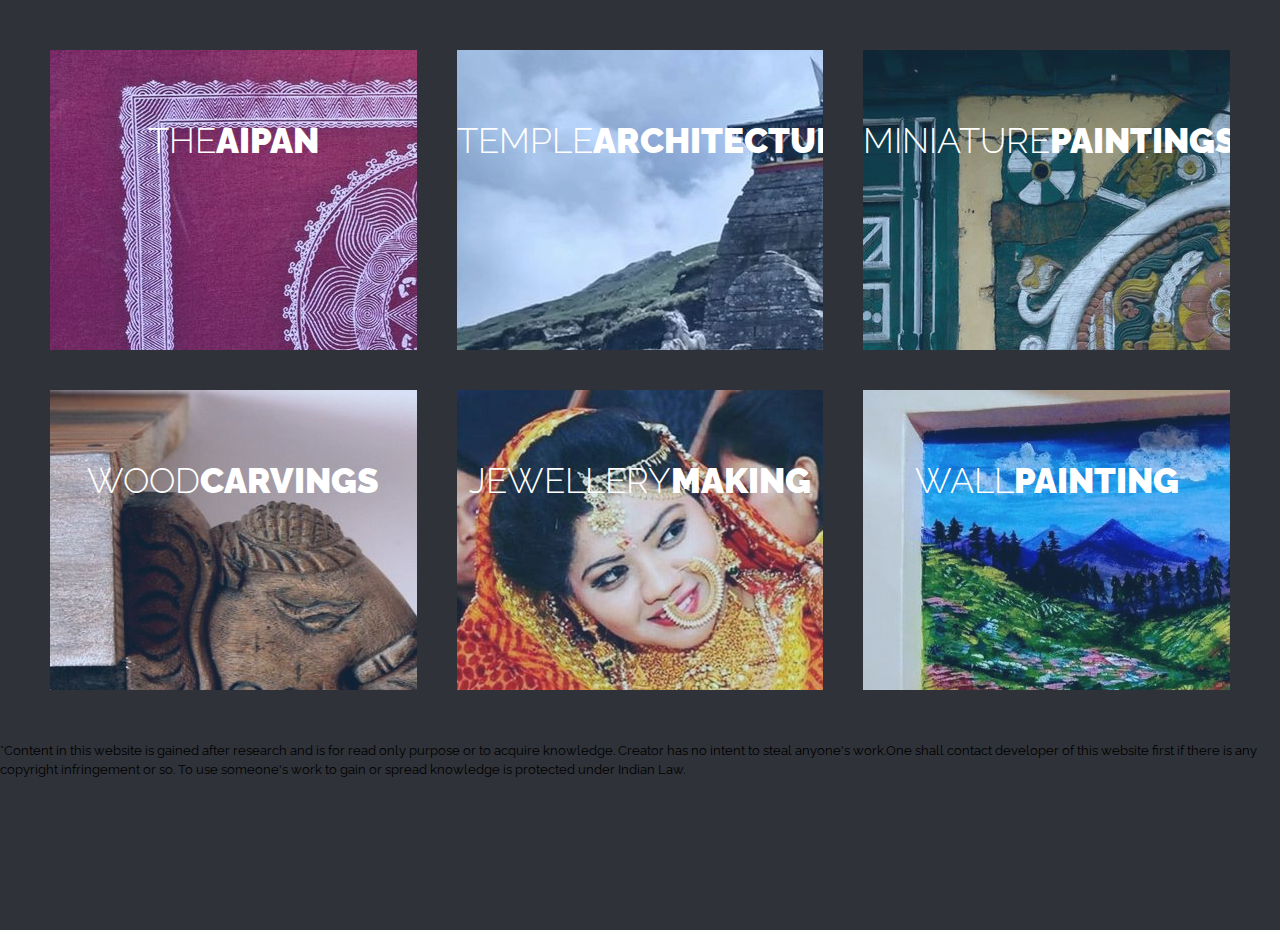
<file: People of uttarakhand/pages/Art and Craft/index.html>
<!DOCTYPE html>
<html lang="en" dir="ltr">
  <head>
    <meta charset="utf-8" />
    <meta name="viewport" content="width=device-width, initial-scale=1.0" />
    <title>Art and Craft</title>
    <link rel="stylesheet" href="style.css" />
    <link
      rel="stylesheet"
      href="https://cdnjs.cloudflare.com/ajax/libs/font-awesome/5.14.0/css/all.min.css"
    />
  </head>
  <body>
    <!--image card layout start-->
    <div class="container">
      <!--image row start-->
      <div class="row">
        <!--image card start-->
        <div class="image">
          <img src="1.jpg" alt="" />
          <div class="details">
            <h2>The<span>Aipan</span></h2>
            <p>
              Aipan is an art form which has a special place in all Kumaoni homes.It typically involves patterns and motifs which include repetitive geometric
              patterns. The materials employed in the creation of Aipan are extremely traditional in nature.
            </p>
            <div class="more">
              <a class="read-more">See<span>Source</span></a>
              <div class="icon-links">
                <i class="fas fa-heart"></i>
                
                <a href="https://www.pinterest.com/Raybaarcrafts"><i class="fab fa-pinterest"></i></a>
              </div>
            </div>
          </div>
        </div>
        <!--image card end-->
        <!--image card start-->
        <div class="image">
          <img src="2.jpg" alt="" />
          <div class="details">
            <h2>Temple<span>Architecture</span></h2>
            <p>
              Temple architecture of Uttarakhand is the main site of its stone carvings. This is the Tungnath Temple which boasts a grand architectural
              design. The dome distinguishing this temple includes 16 doors containing an idol of Adi Guru Shankaracharya besides the lingam.
            </p>
            <div class="more">
              <a  class="read-more">See<span>Source</span></a>
              <div class="icon-links">
                <i class="fas fa-heart"></i>
                
                <a href="https://www.pinterest.com/astrolika"><i class="fab fa-pinterest"></i></a>
              </div>
            </div>
          </div>
        </div>
        <!--image card end-->
        <!--image card start-->
        <div class="image">
          <img src="3.jpg" alt="" />
          <div class="details">
            <h2>Miniature<span>Paintings</span></h2>
            <p>
              The miniature paintings have mughal influence but Uttarakhand has its own style of painting called the 
              Garhwal School of Painting.Mughal prince Sulaiman Sukoh came here in exile and brought with him the school of 
              mughal miniature painting.
            </p>
            <div class="more">
              <a class="read-more">See<span>Source</span></a>
              <div class="icon-links">
                <i class="fas fa-heart"></i>
                
                <a href="https://pin.it/4z1Z9Q1"><i class="fab fa-pinterest"></i></a>
              </div>
            </div>
          </div>
        </div>
        <!--image card end-->
      </div>
      <!--image row end-->
      <!--image row start-->
      <div class="row">
        <!--image card start-->
        <div class="image">
          <img src="4.jpg" alt="" />
          <div class="details">
            <h2>Wood<span>Carvings</span></h2>
            <p>
              The wood carvings of Garhwal and Kumaon are renowned for their simple yet delicate and attractive designs. These are done mostly on 
              the temples and the doors of the houses.It's the most prominent craft of Uttarakhand.
            </p>
            <div class="more">
              <a class="read-more">See<span>Source</span></a>
              <div class="icon-links">
                <i class="fas fa-heart"></i>
               
                <a href="https://pin.it/6zhYqBy"><i class="fab fa-pinterest"></i></a>
              </div>
            </div>
          </div>
        </div>
        <!--image card end-->
        <!--image card start-->
        <div class="image">
          <img src="5.jpg" alt="" />
          <div class="details">
            <h2>Jewellery<span>Making</span></h2>
            <p>
              The state of Uttarakhand has a rich tradition of various arts and one of them is jewellery making.
              One can buy traditional Uttarakhand ornaments made from gold,silver,copper,beads,semi-precious stones and
              lacquer from various jewellery shops across the state.
            </p>
            <div class="more">
              <a class="read-more">See<span>Source</span></a>
              <div class="icon-links">
                <i class="fas fa-heart"></i>
               
                <a href="https://www.pinterest.com/neeruthakur33"><i class="fab fa-pinterest"></i></a>
              </div>
            </div>
          </div>
        </div>
        <!--image card end-->
        <!--image card start-->
        <div class="image">
          <img src="6.jpg" alt="" />
          <div class="details">
            <h2>Wall<span>Painting</span></h2>
            <p>
              This is an acrylic painting done on brick wall, inspired by the Valley of Flowers in Uttarakhand.
              Uttarakhand's wall paintings mainly served decorative and ritualistic purposes but their aesthetic values are also high.
            </p>
            <div class="more">
              <a class="read-more">See<span>Source</span></a>
              <div class="icon-links">
                <i class="fas fa-heart"></i>
                
                <a href="https://www.pinterest.com/aarunivc"><i class="fab fa-pinterest"></i></a>
              </div>
            </div>
          </div>
        </div>
        <!--image card end-->
      </div>
      <!--image row end-->
    </div>
    <!--image card layout end-->

    <small> *Content in this website is gained after research and is for read only purpose or to acquire knowledge.
      Creator has no intent to steal anyone's work.One shall contact developer of this website first if there is any copyright infringement or so.
      To use someone's work to gain or spread knowledge is protected under Indian Law.
    </small>
  </body>
</html>
</file>
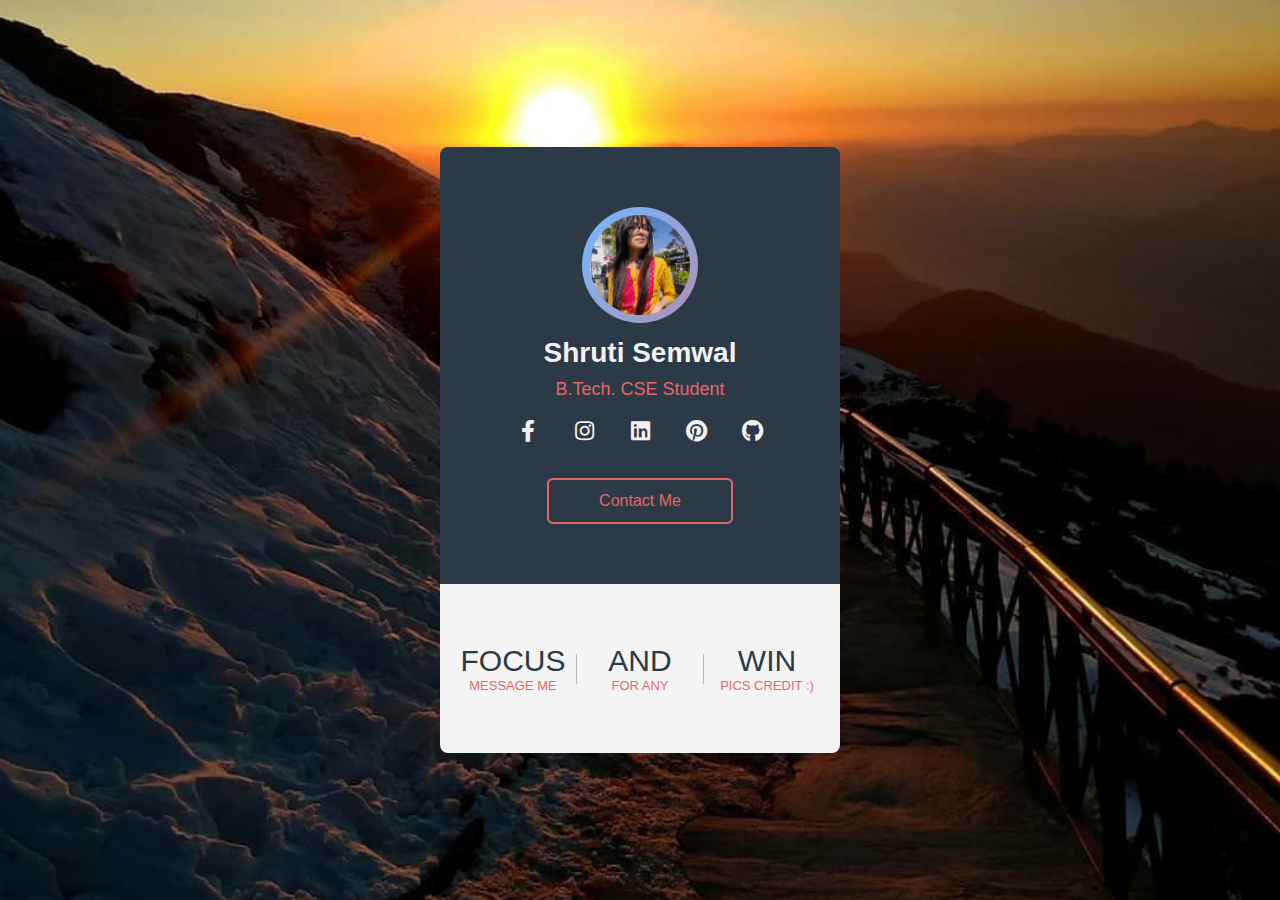
<file: People of uttarakhand/pages/profile card/index.html>
<!DOCTYPE html>
<html lang="en">
  <head>
    <meta charset="UTF-8" />
    <meta name="viewport" content="width=device-width, initial-scale=1.0" />
    <title>Contact Me</title>
    <link
      rel="stylesheet"
      href="https://cdnjs.cloudflare.com/ajax/libs/font-awesome/5.14.0/css/all.min.css"
    />
    <link rel="stylesheet" href="style.css" />
  </head>
  <body>
    <div class="profile-card">
      <div class="card-header">
        <div class="pic">
          <img src="pic.jpg" alt="" />
        </div>
        <div class="name">Shruti Semwal</div>
        <div class="desc">B.Tech. CSE Student</div>
        <div class="sm">
          <a
            href="https://www.facebook.com/shruti.semwal.376"
            class="fab fa-facebook-f"
          ></a>
          <a
            href="https://www.instagram.com/iamyourescape"
            class="fab fa-instagram"
          ></a>
          <a
            href="https://www.linkedin.com/in/shrutisemwal"
            class="fab fa-linkedin"
          ></a>
          <a
            href="https://www.pinterest.com/silentinchaos"
            class="fab fa-pinterest"
          ></a>
          <a
            href="https://www.github.com/ShrutiSemwal"
            class="fab fa-github"
          ></a>
        </div>
        <a href="https://www.semwalshruti450@gmail.com" class="contact-btn"
          >Contact Me</a
        >
      </div>
      <div class="card-footer">
        <div class="numbers">
          <div class="item">
            <span>Focus</span>
            Message me
          </div>
          <div class="border"></div>
          <div class="item">
            <span>And</span>
            For any
          </div>
          <div class="border"></div>
          <div class="item">
            <span>Win</span>
            Pics Credit :)
          </div>
        </div>
      </div>
    </div>
  </body>
</html>
</file>
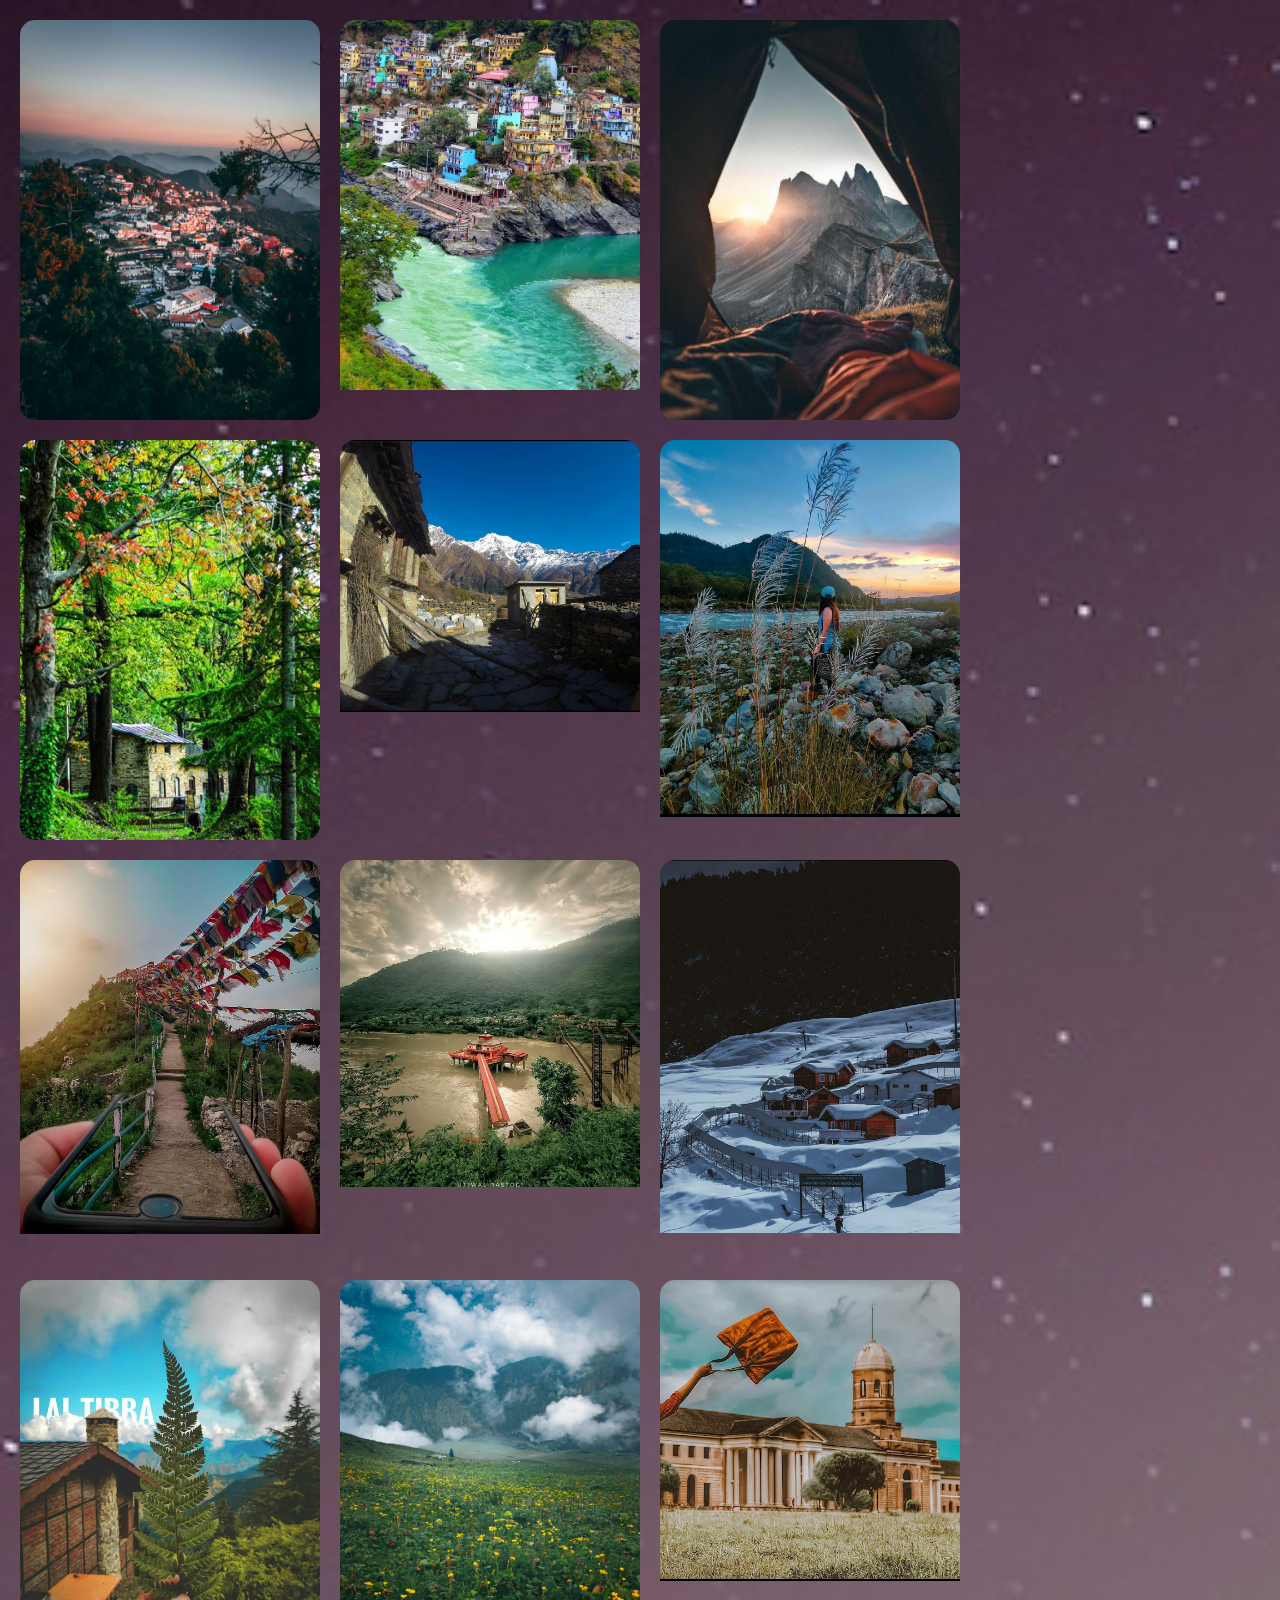
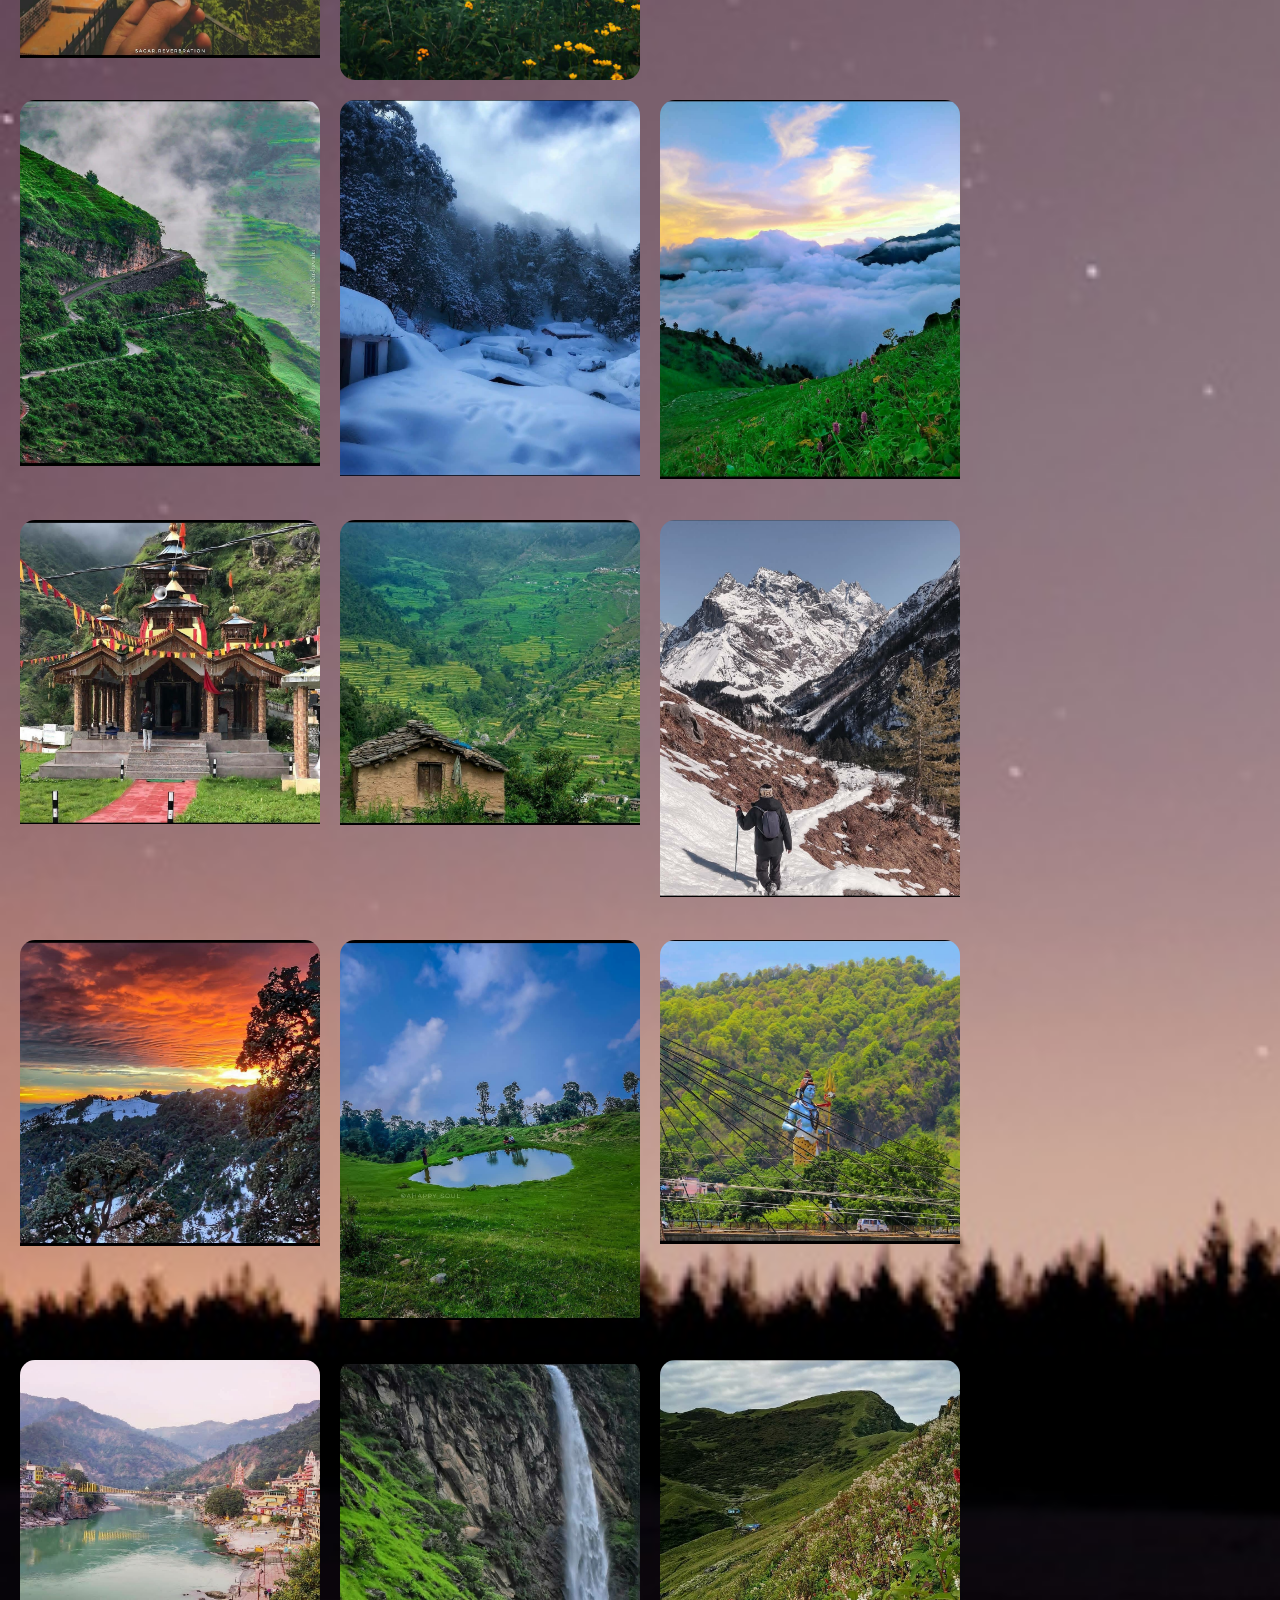
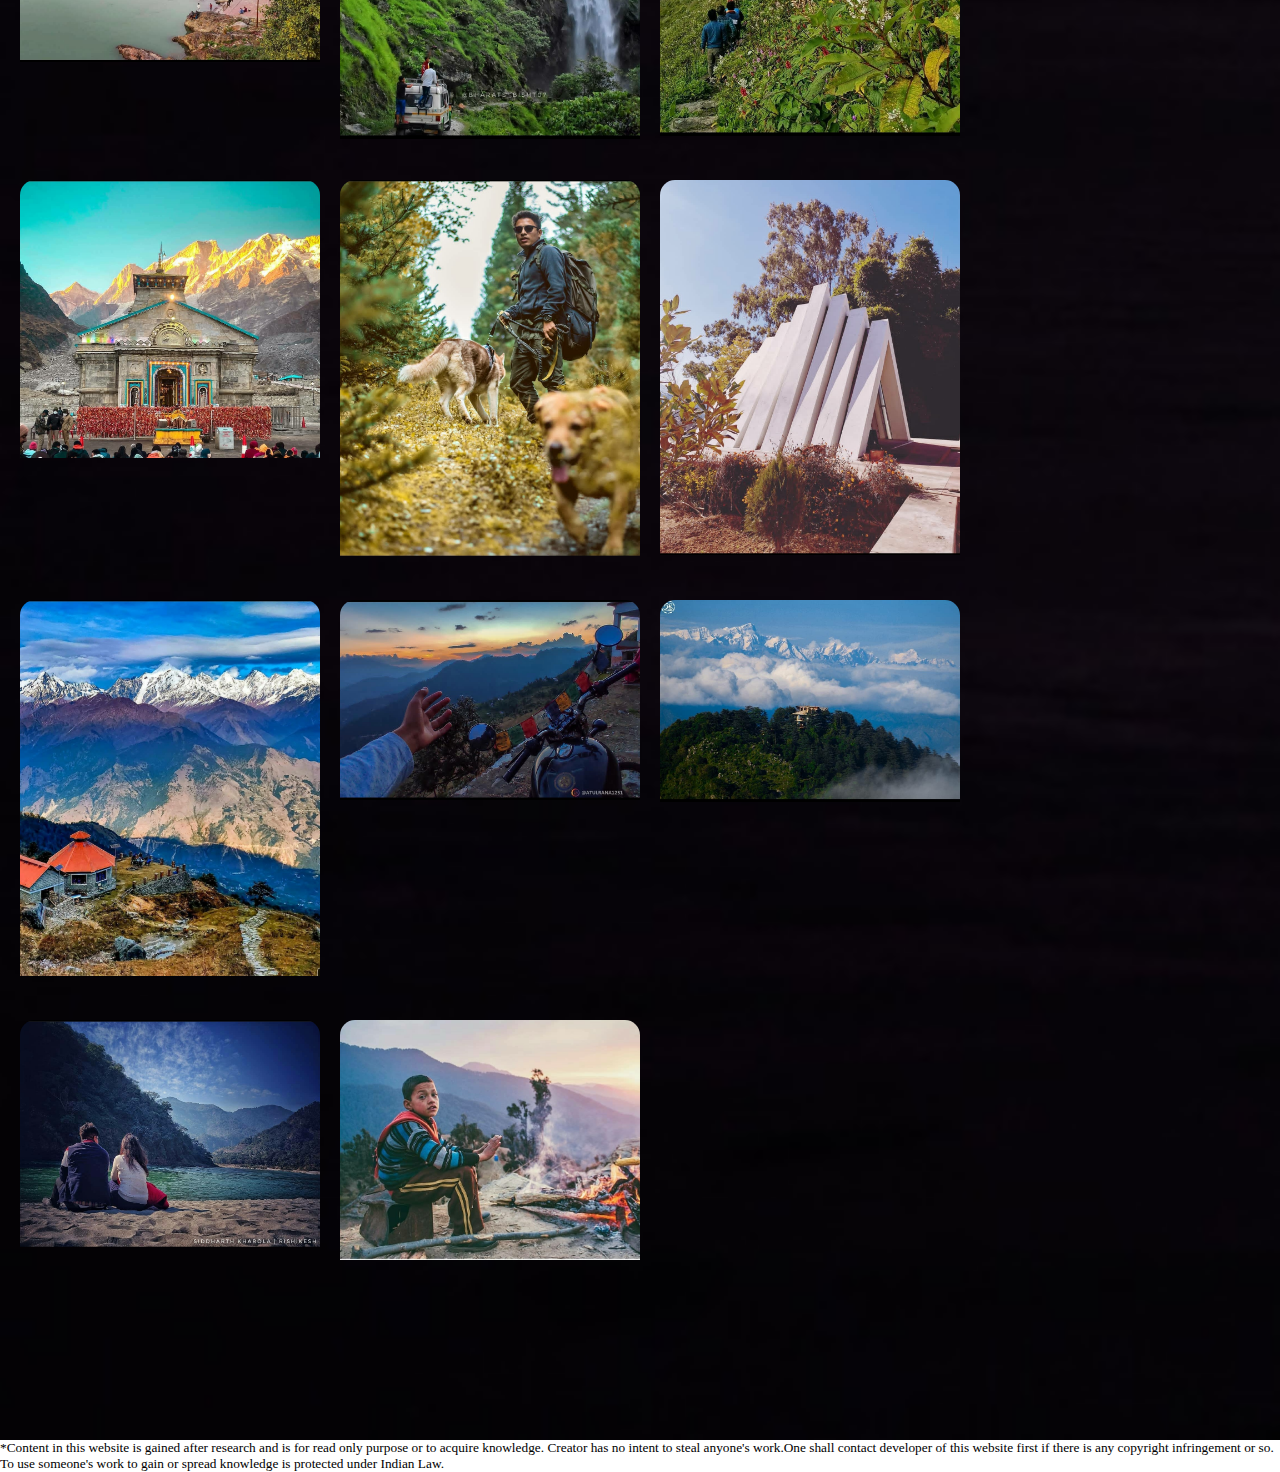
<file: People of uttarakhand/pages/Destination/destination.html>
<html>
    <head>
        <title>
            Destination
        </title>

        <link rel="stylesheet" href="destination.css" />
    </head>

    <body>
        <div class="card__collection clear-fix">
            <div class="cards cards--two">
                <img src="8.jpg" class="img-responsive" alt="Cards Image">
                <span class="cards--two__rect"></span>
                <span class="cards--two__tri"></span>
                <p>Mussoorie </br>
                  Source: <a href="https://pin.it/5QyssD7">From reddit</a>

                </p>
               
              </div>
              <div class="cards cards--two">
                <img src="7.jpg" class="img-responsive" alt="Cards Image">
                <span class="cards--two__rect"></span>
                <span class="cards--two__tri"></span>
                <p>Devprayag</br>
                  Source: <a href="https://instagram.com/wanderboy">@wanderboy</a>

                </p>
               
              </div>
              <div class="cards cards--two">
                <img src="9.jpg" class="img-responsive" alt="Cards Image">
                <span class="cards--two__rect"></span>
                <span class="cards--two__tri"></span>
                <p>Kanatal, Mussoorie </br>
                  Source:<a href="https://www.pinterest.com/Pathik__">@Pathik__</a>

                </p>
               
              </div>

              <div class="cards cards--two">
                <img src="10.jpg" class="img-responsive" alt="Cards Image">
                <span class="cards--two__rect"></span>
                <span class="cards--two__tri"></span>
                <p>Almora</br>
                  Source: <a href="https://pin.it/1JJ1wjE">From euttaranchal.com</a>

                </p>
               
              </div>

              <div class="cards cards--two">
                <img src="36.jpg" class="img-responsive" alt="Cards Image">
                <span class="cards--two__rect"></span>
                <span class="cards--two__tri"></span>
                <p>Dantu: Darma Valley </br>
                  Source: <a href="https://instagram.com/imadamnson">@imadamnson</a>

                </p>
               
              </div>

              <div class="cards cards--two">
                <img src="12.jpg" class="img-responsive" alt="Cards Image">
                <span class="cards--two__rect"></span>
                <span class="cards--two__tri"></span>
                <p>Maldevta Raipur</br>
                  Source: <a href="https://instagram.com/born_to_hop">@born_to_hop</a>

                </p>
               
              </div>

              <div class="cards cards--two">
                <img src="13.jpg" class="img-responsive" alt="Cards Image">
                <span class="cards--two__rect"></span>
                <span class="cards--two__tri"></span>
                <p>Dalai Hill</br>
                  Source: <a href="https://instagram.com/the_photophile_guy">@the_photophile_guy</a>

                </p>
               
              </div>

              <div class="cards cards--two">
                <img src="14.jpg" class="img-responsive" alt="Cards Image">
                <span class="cards--two__rect"></span>
                <span class="cards--two__tri"></span>
                <p>Dhari Devi </br>
                  Source: <a href="https://instagram.com/ujjwal.rastogi">@ujjwal.rastogi</a>

                </p>
              
              </div>

              <div class="cards cards--two">
                <img src="15.jpg" class="img-responsive" alt="Cards Image">
                <span class="cards--two__rect"></span>
                <span class="cards--two__tri"></span>
                <p>Auli</br>
                  Source: <a href="https://instagram.com/ritzy.rover">@ritzy.rover</a>

                </p>
              
              </div>

              <div class="cards cards--two">
                <img src="16.jpg" class="img-responsive" alt="Cards Image">
                <span class="cards--two__rect"></span>
                <span class="cards--two__tri"></span>
                <p>Lal Tibba Mussoorie </br>
                  Source: <a href="https://instagram.com/sagar.reverbration">@sagar.reverbration</a>

                </p>
               
              </div>

              <div class="cards cards--two">
                <img src="18.jpg" class="img-responsive" alt="Cards Image">
                <span class="cards--two__rect"></span>
                <span class="cards--two__tri"></span>
                <p>Gulabi Kantha</br>
                  Source: <a href="https://pin.it/32nP4Cz">From Reddit</a>

                </p>
               
              </div>

              <div class="cards cards--two">
                <img src="4.jpg" class="img-responsive" alt="Cards Image">
                <span class="cards--two__rect"></span>
                <span class="cards--two__tri"></span>
                <p>F.R.I. Dehradun</br>
                  Source: <a href="https://instagram.com/thatordinarycouple">@thatordinarycouple</a>

                </p>
               
              </div>

               <div class="cards cards--two">
                <img src="19.jpg" class="img-responsive" alt="Cards Image">
                <span class="cards--two__rect"></span>
                <span class="cards--two__tri"></span>
                <p>Chakrata</br>
                  Source: <a href="https://instagram.com/geo.realm">@geo.realm</a>

                </p>
               
              </div>

              <div class="cards cards--two">
                <img src="20.jpg" class="img-responsive" alt="Cards Image">
                <span class="cards--two__rect"></span>
                <span class="cards--two__tri"></span>
                <p>Chopta,Tungnath</br>
                  Source: <a href="https://instagram.com/shivam09mishra">@shivam09mishra</a>

                </p>
               
              </div>

              <div class="cards cards--two">
                <img src="35.jpg" class="img-responsive" alt="Cards Image">
                <span class="cards--two__rect"></span>
                <span class="cards--two__tri"></span>
                <p>Chipla Kedar</br>
                  Source: <a href="https://instagram.com/dhami0o3">@dhami0o3</a>

                </p>
               
              </div>


              <div class="cards cards--two">
                <img src="22.jpg" class="img-responsive" alt="Cards Image">
                <span class="cards--two__rect"></span>
                <span class="cards--two__tri"></span>
                <p>Yamunotri Temple</br>
                  Source: <a href="https://instagram.com/rana_govind8">@rana_govind8</a>

                </p>
              
              </div>


              <div class="cards cards--two">
                <img src="23.jpg" class="img-responsive" alt="Cards Image">
                <span class="cards--two__rect"></span>
                <span class="cards--two__tri"></span>
                <p>Chamoli</br>
                  Source: <a href="https://instagram.com/the_pahadi_gir_l">@the_pahadi_gir_l</a>

                </p>
               
              </div>

              <div class="cards cards--two">
                <img src="24.jpg" class="img-responsive" alt="Cards Image">
                <span class="cards--two__rect"></span>
                <span class="cards--two__tri"></span>
                <p>Har Ki Dun Trek</br>
                  Source: <a href="https://instagram.com/nnareshrana_">@nnareshrana_</a>

                </p>
               
              </div>

              <div class="cards cards--two">
                <img src="25.jpg" class="img-responsive" alt="Cards Image">
                <span class="cards--two__rect"></span>
                <span class="cards--two__tri"></span>
                <p>Deoria Tal</br>
                  Source: <a href="https://instagram.com/wander_eeb">@wander_eeb</a>

                </p>
              
              </div>

              <div class="cards cards--two">
                <img src="26.jpg" class="img-responsive" alt="Cards Image">
                <span class="cards--two__rect"></span>
                <span class="cards--two__tri"></span>
                <p>Bhadraj</br>
                  Source: <a href="https://instagram.com/ahappy_soul_">@ahappy_soul_</a>

                </p>
               
              </div>

              <div class="cards cards--two">
                <img src="27.jpg" class="img-responsive" alt="Cards Image">
                <span class="cards--two__rect"></span>
                <span class="cards--two__tri"></span>
                <p>Haridwar</br>
                  Source: <a href="https://instagram.com/solo_traveler07">@solo_traveler07</a>

                </p>
               
              </div>

              <div class="cards cards--two">
                <img src="28.jpg" class="img-responsive" alt="Cards Image">
                <span class="cards--two__rect"></span>
                <span class="cards--two__tri"></span>
                <p>Rishikesh</br>
                  Source: <a href="https://instagram.com/uttarakhandwale">@uttarakhandwale</a>

                </p>
              
              </div>

              <div class="cards cards--two">
                <img src="29.jpg" class="img-responsive" alt="Cards Image">
                <span class="cards--two__rect"></span>
                <span class="cards--two__tri"></span>
                <p>Dharchula,Pithoragarh</br>
                  Source: <a href="https://instagram.com/bharats_bisht07">@bharats_bisht07</a>

                </p>
              
              </div>

              <div class="cards cards--two">
                <img src="30.jpg" class="img-responsive" alt="Cards Image">
                <span class="cards--two__rect"></span>
                <span class="cards--two__tri"></span>
                <p>Rudranath Temple</br>
                  Source: <a href="https://instagram.com/pindari_boy_">@pindari_boy_</a>

                </p>
               
              </div>

              <div class="cards cards--two">
                <img src="31.jpg" class="img-responsive" alt="Cards Image">
                <span class="cards--two__rect"></span>
                <span class="cards--two__tri"></span>
                <p>Kedarnath Temple</br>
                  Source: <a href="https://instagram.com/photo_x_hub">@photo_x_hub</a>

                </p>
               
              </div>

              <div class="cards cards--two">
                <img src="32.jpg" class="img-responsive" alt="Cards Image">
                <span class="cards--two__rect"></span>
                <span class="cards--two__tri"></span>
                <p>Dugtu, Darma Valley</br>
                  Source: <a href="https://instagram.com/divykhatri">@divykhatri</a>

                </p>
               
              </div>

              <div class="cards cards--two">
                <img src="33.jpg" class="img-responsive" alt="Cards Image">
                <span class="cards--two__rect"></span>
                <span class="cards--two__tri"></span>
                <p>Shiv Temple, Pithoragarh</br>
                  Source: <a href="https://instagram.com/divykhatri">@divykhatri</a>

                </p>
               
              </div>

              <div class="cards cards--two">
                <img src="34.jpg" class="img-responsive" alt="Cards Image">
                <span class="cards--two__rect"></span>
                <span class="cards--two__tri"></span>
                <p>Munsiyari</br>
                  Source: <a href="https://instagram.com/abhijaiwilkinson">@abhijaiwilkinson</a>

                </p>
               
              </div>

              <div class="cards cards--two">
                <img src="21.jpg" class="img-responsive" alt="Cards Image">
                <span class="cards--two__rect"></span>
                <span class="cards--two__tri"></span>
                <p>Nagnath Pokhari</br>
                  Source: <a href="https://instagram.com/atulrana1251">@atulrana1251</a>

                </p>
               
              </div>

              <div class="cards cards--two">
                <img src="1.jpg" class="img-responsive" alt="Cards Image">
                <span class="cards--two__rect"></span>
                <span class="cards--two__tri"></span>
                <p>George Everest Peak,Dehradun</br>
                  Source: <a href="https://instagram.com/sailor_brothers">@sailor_brothers</a>

                </p>
               
              </div>

              <div class="cards cards--two">
                <img src="2.jpg" class="img-responsive" alt="Cards Image">
                <span class="cards--two__rect"></span>
                <span class="cards--two__tri"></span>
                <p>Rishikesh</br>
                  Source: <a href="https://instagram.com/siddk_04">@siddk_04</a>

                </p>
               
              </div>

              <div class="cards cards--two">
                <img src="3.jpg" class="img-responsive" alt="Cards Image">
                <span class="cards--two__rect"></span>
                <span class="cards--two__tri"></span>
                <p>Nag Tibba</br>
                  Source: <a href="https://instagram.com/that_dslr_guy_george">@that_dslr_guy_george</a>

                </p>
                <ul class="cards__list">
                  <li> <a href="https://pin.it/5QyssD7"><i class="fab fa-pinterest"></i></a></li>
                  <li><i class="fab fa-twitter"></i></li>
                  <li><i class="fab fa-instagram"></i></li>
                  <li><i class="fab fa-linkedin-in"></i></li>
                </ul>
              </div>

            </div>    
            
            <small> *Content in this website is gained after research and is for read only purpose or to acquire knowledge.
              Creator has no intent to steal anyone's work.One shall contact developer of this website first if there is any copyright infringement or so.
              To use someone's work to gain or spread knowledge is protected under Indian Law.
            </small>

    </body>
</html>
</file>
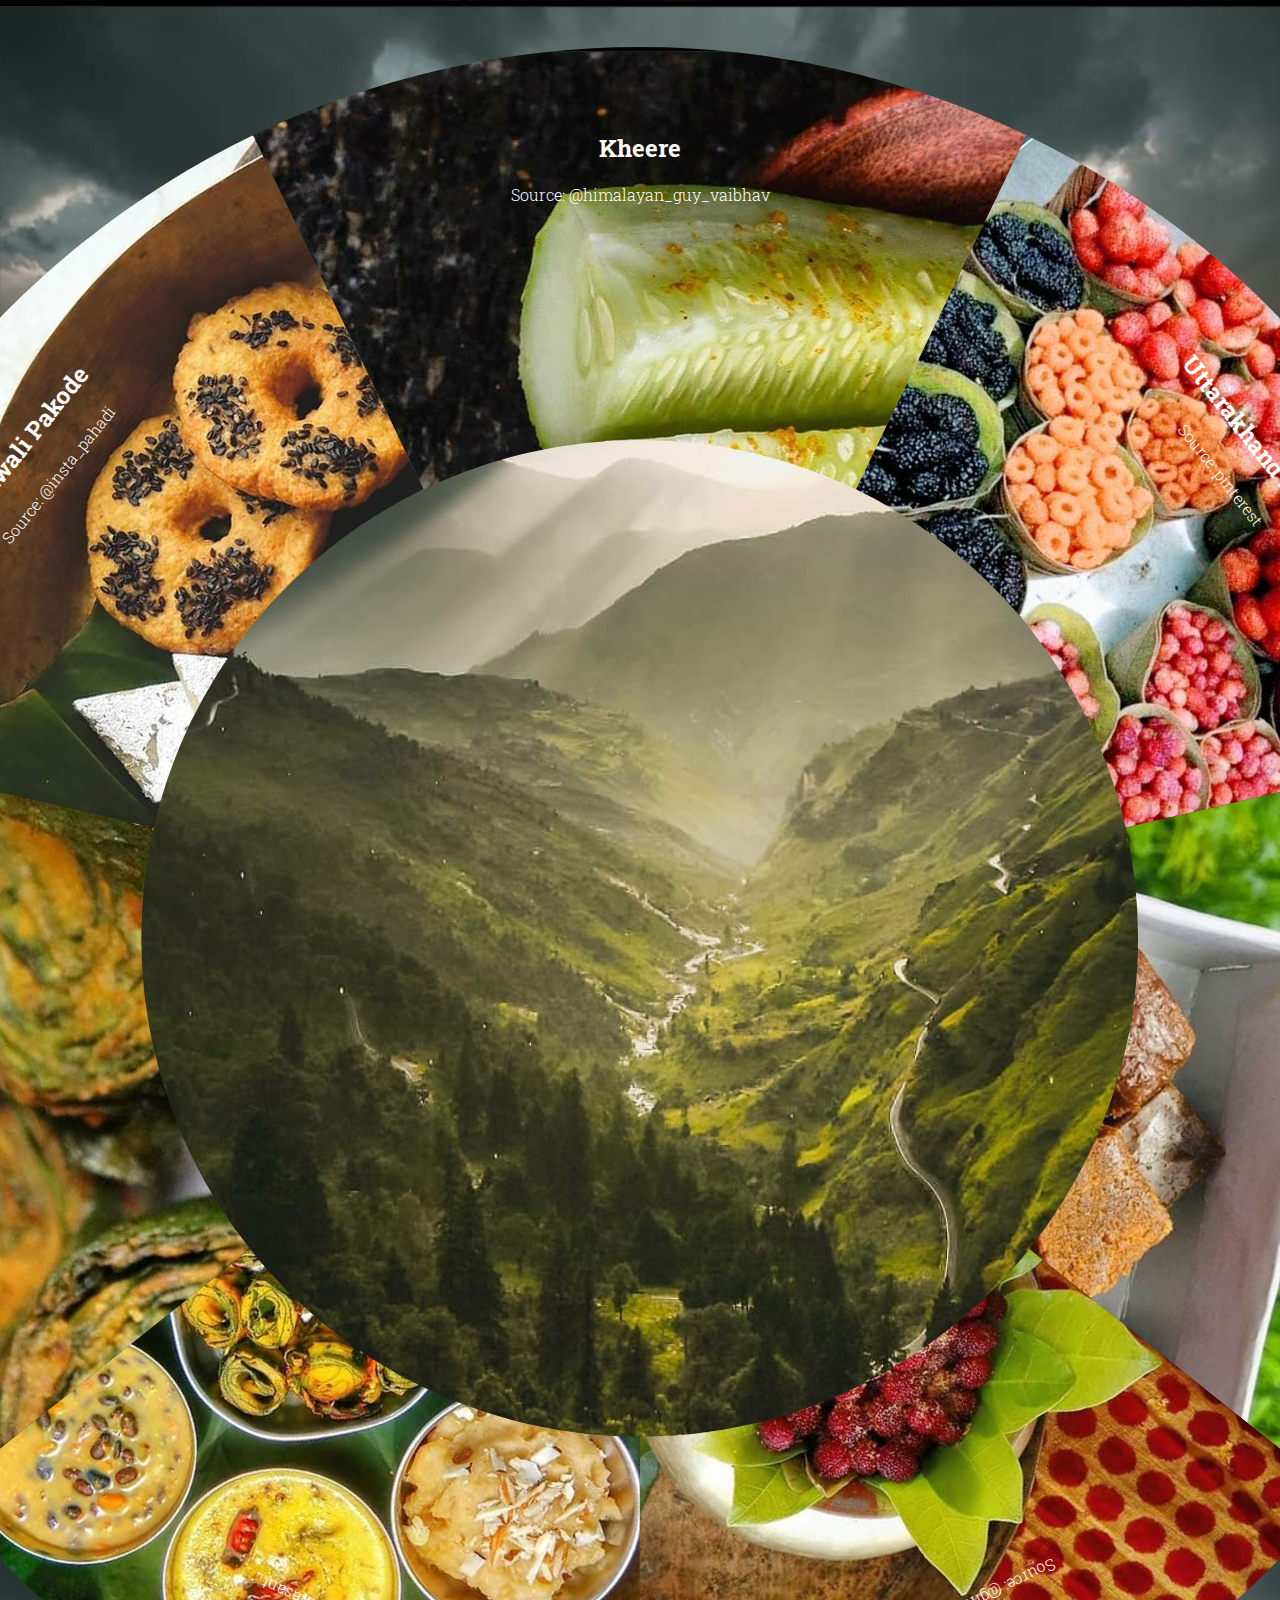
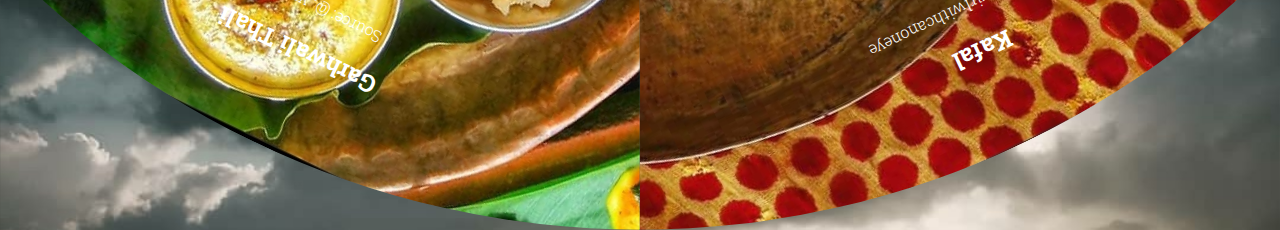
<file: People of uttarakhand/pages/Food wheel/wheel.html>
<html>
    <head>
        <title>Food Wheel</title>

        <link rel="stylesheet" href="wheel.css" />
        <script src="https://code.jquery.com/jquery-3.4.1.min.js"></script>
    </head>
    <body>
        <div class="rotate-slider">
            <ul class="slides">
              <li>
                <div class="inner">
                  <h2>Kheere</h2>
                  <p>Source: <a href="https://instagram.com/himalayan_guy_vaibhav">@himalayan_guy_vaibhav</a></p>
                </div>
              </li>
              <li>
                <div class="inner">
                  <h2>Uttarakhand Fruits</h2>
                  <p>Source: pinterest</p>
                </div>
              </li>
              <li>
                <div class="inner">
                  <h2>Uttarakhand Mithai</h2>
                  <p>Source: pinterest</p>
                </div>
              </li>
              <li>
                <div class="inner">
                  <h2>Kafal</h2>
                  <p> Source: <a href="https://instagram.com/girlwithcanoneye">@girlwithcanoneye</a></p>
                </div>
              </li>
              <li>
                <div class="inner">
                  <h2>Garhwali Thali</h2>
                  <p> Source: <a href="https://instagram.com/_vasant_">@_vasant_</a></p>
                 
                </div>
              </li>
              <li>
                <div class="inner">
                  <h2>Patyud</h2>
                  <p> Source: <a href="https://instagram.com/foodiesoulneha">@foodiesoulneha</a></p>
                </div>
              </li>
              <li>
                <div class="inner">
                  <h2> Garhwali Pakode</h2>
                  <p>
                    Source: <a href="https://instagram.com/insta_pahadi">@insta_pahadi</a>
                  </p>
                </div>
              </li>
            </ul>
         
          </div>
          <svg>
              <defs>
                  <clipPath id="slideClip">
                  <path />
                  </clipPath>
              </defs>
          </svg>

          <script src="wheel.js"></script>
         
    </body>
</html>
</file>
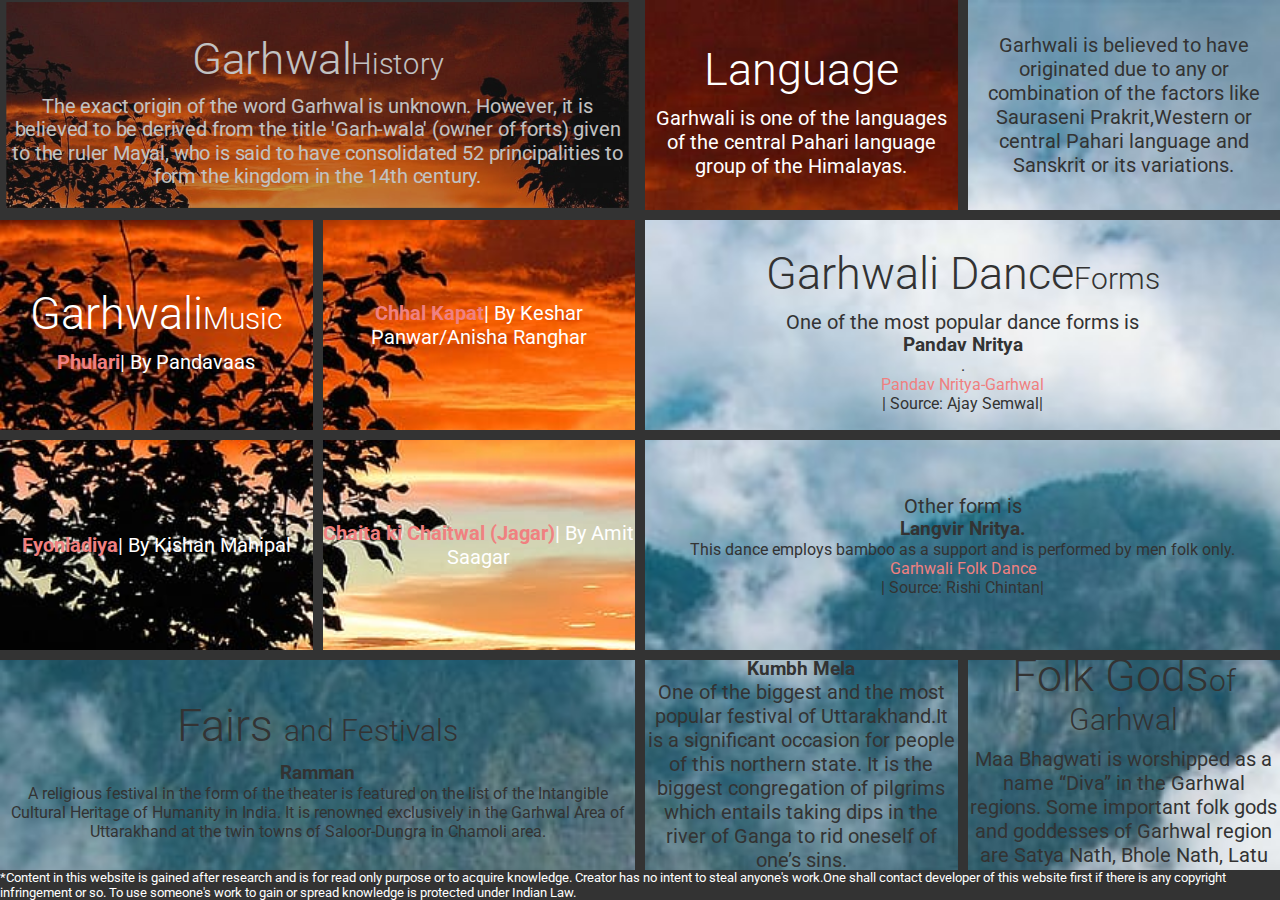
<file: People of uttarakhand/pages/Garhwali/garhwali.html>
<html>
  <head>
    <meta name="viewport" content="width=device-width,initial-scale=1.0" />
    <meta charset="utf-8" />
    <title>Garhwali</title>
    <link rel="stylesheet" href="garhwali.css" />
  </head>

  <body>
    <div class="container">
      <div class="bg1">
        <h2>Garhwal<span>History</span></h2>
        <p>The exact origin of the word Garhwal is unknown. However, it is believed to be derived from the title 'Garh-wala' (owner of forts) given to the ruler Mayal, 
            who is said to have consolidated 52 principalities to form the kingdom in the 14th century.
        </p>
      </div>
      <div class="bg1">
        <h2>Language</h2>
        <p>Garhwali is one of the languages of the central Pahari language group of the Himalayas.
            
        </p>
      </div>
      <div class="bg2">
      
        <p> Garhwali is believed to have originated due to any or combination of the factors like Sauraseni Prakrit,Western or central Pahari language and Sanskrit or its variations.
        </p>
      </div>
      <div class="bg1">
        <h2>Garhwali<span>Music</span></h2>
        <p>
          <a href="https://youtu.be/1G00xtHUfm4"><b>Phulari</b></a>| By Pandavaas
        </p>
      </div>
      <div class="bg1">
        
        <p><a href="https://youtu.be/S_fPNQYoQaQ"><b>Chhal Kapat</b></a>| By Keshar Panwar/Anisha Ranghar</p>
      </div>
      <div class="bg2">
        <h2>Garhwali Dance<span>Forms</span></h2>
        <p>One of the most popular dance forms is <h3>Pandav Nritya</h3>.</br>
          <a href="https://youtu.be/spts6Y--Ugs">Pandav Nritya-Garhwal</a>| Source: Ajay Semwal|
        </p>
      </div>
      <div class="bg1">
        
        <p><a href="https://youtu.be/GsqdP7lzdWM"> <b>Fyonladiya</b></a>| By Kishan Mahipal</p>
      </div>
      <div class="bg1">
      
        <p><a href="https://youtu.be/qhJ2htuDjlg"> <b>Chaita ki Chaitwal (Jagar)</b></a>| By Amit Saagar</p>
      </div>
      <div class="bg2">
        
        <p>Other form is <h3>Langvir Nritya.</h3>This dance employs bamboo as a support and is performed by men folk only.</br>
          <a href="https://youtu.be/0LKOzni3T8U">Garhwali Folk Dance</a>| Source: Rishi Chintan|</p>
      </div>
      <div class="bg2">
        <h2>Fairs <span>and Festivals</span></h2>
        <p><h3>Ramman</h3>
            A religious festival in the form of the theater is featured on the list of the Intangible Cultural Heritage of Humanity in India.
             It is renowned exclusively in the Garhwal Area of Uttarakhand at the twin towns of Saloor-Dungra in Chamoli area.
   </p>
      </div>
      <div class="bg2">
        <h3>Kumbh Mela</h3>
        <p>One of the biggest and the most popular festival of Uttarakhand.It is a significant occasion for people of this northern state.
             It is the biggest congregation of pilgrims which entails taking dips in the river of Ganga to rid oneself of one’s sins.
        </p>
      </div>
      <div class="bg2">
        <h2>Folk Gods<span>of Garhwal</span></h2>
        <p>Maa Bhagwati is worshipped as a name “Diva” in the Garhwal regions.
            Some important folk gods and goddesses of Garhwal region are Satya Nath, Bhole Nath, Latu Devta etc. 
        </p>
      </div>
    </div>
    <small> *Content in this website is gained after research and is for read only purpose or to acquire knowledge.
      Creator has no intent to steal anyone's work.One shall contact developer of this website first if there is any copyright infringement or so.
      To use someone's work to gain or spread knowledge is protected under Indian Law.
    </small>
  </body>
</html>
</file>
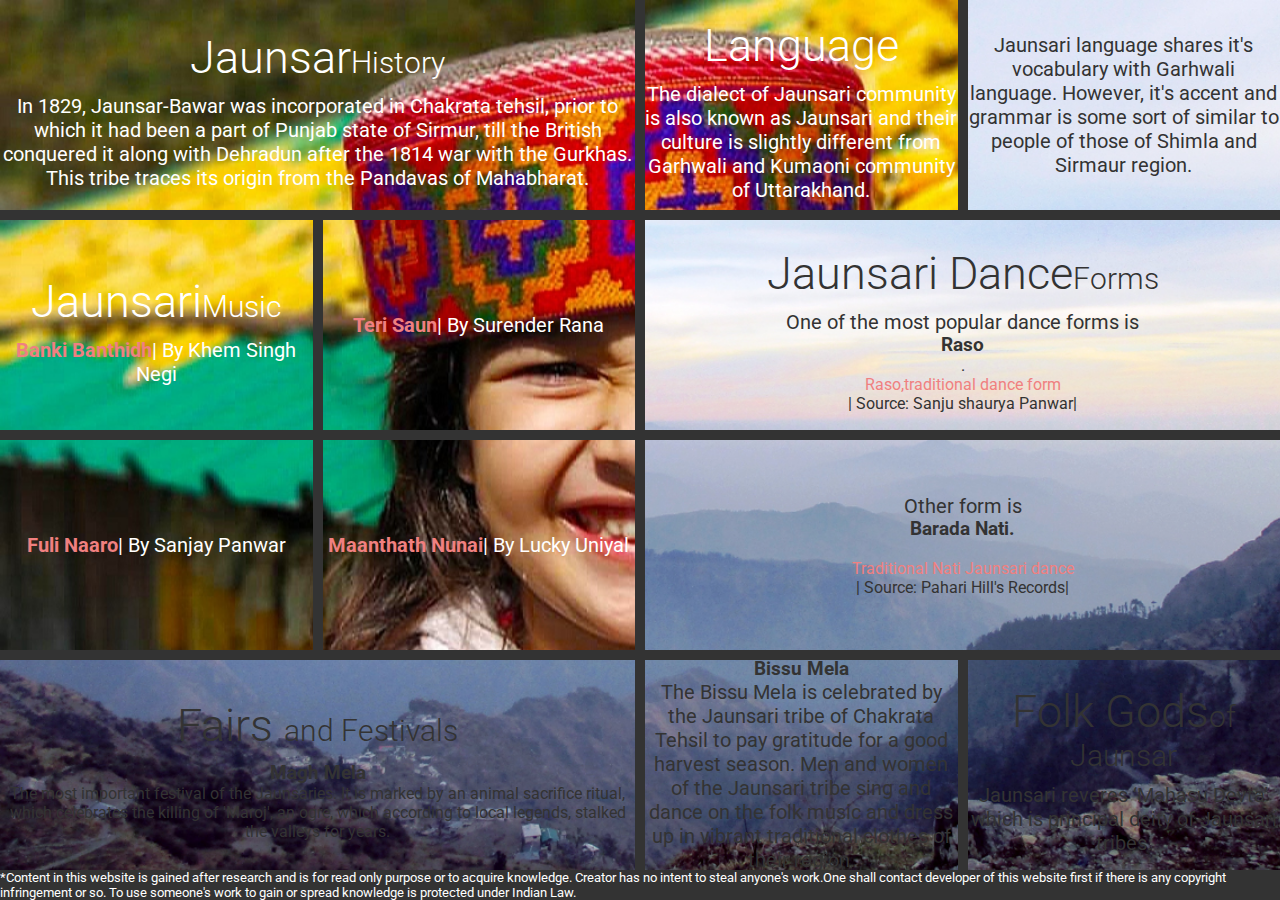
<file: People of uttarakhand/pages/Jaunsari/jaunsari.html>
<html>
  <head>
    <meta name="viewport" content="width=device-width,initial-scale=1.0" />
    <meta charset="utf-8" />
    <title>Jaunsari</title>
    <link rel="stylesheet" href="jaunsari.css" />
  </head>

  <body>
    <div class="container">
      <div class="bg1">
        <h2>Jaunsar<span>History</span></h2>
        <p>In 1829, Jaunsar-Bawar was incorporated in Chakrata tehsil, prior to which 
            it had been a part of Punjab state of Sirmur, till the British conquered it along with Dehradun after the 1814 war with the Gurkhas.
            This tribe traces its origin from the Pandavas of Mahabharat.
        </p>
      </div>
      <div class="bg1">
        <h2>Language</h2>
        <p>The dialect of Jaunsari community is also known as Jaunsari 
            and their culture is slightly different from Garhwali and Kumaoni community of Uttarakhand.
            
        </p>
      </div>
      <div class="bg2">
      
        <p>Jaunsari language shares it's vocabulary with Garhwali language. However, it's accent 
            and grammar is some sort of similar to people of those of Shimla and Sirmaur region. 
            
        </p>
      </div>
      <div class="bg1">
        <h2>Jaunsari<span>Music</span></h2>
        <p>
          <a href="https://youtu.be/tZarC3ue4jk"><b>Banki Banthidh</b></a>| By Khem Singh Negi
        </p>
      </div>
      <div class="bg1">
        
        <p><a href="https://youtu.be/emu1UM7CsIA"><b>Teri Saun</b></a>| By Surender Rana</p>
      </div>
      <div class="bg2">
        <h2>Jaunsari Dance<span>Forms</span></h2>
        <p>One of the most popular dance forms is <h3>Raso</h3>.</br>
          <a href="https://youtu.be/AkynDzRj0vc">Raso,traditional dance form</a>| Source: Sanju shaurya Panwar|
        </p>
      </div>
      <div class="bg1">
        
        <p><a href="https://youtu.be/_3pF3LQxA28"> <b>Fuli Naaro</b></a>| By Sanjay Panwar</p>
      </div>
      <div class="bg1">
      
        <p><a href="https://youtu.be/aJC6MHui09A"> <b>Maanthath Nunai</b></a>| By Lucky Uniyal</p>
      </div>
      <div class="bg2">
        
        <p>Other form is <h3>Barada Nati.</h3></br>
          <a href="https://youtu.be/iwCJrd6pCys">Traditional Nati Jaunsari dance</a>| Source: Pahari Hill's Records|</p>
      </div>
      <div class="bg2">
        <h2>Fairs <span>and Festivals</span></h2>
        <p><h3>Magh Mela</h3>
            The most important festival of the Jaunsaries. It is marked by an animal sacrifice ritual, 
            which celebrates the killing of 'Maroj', an ogre, which according to local legends, stalked the valleys for years.
   </p>
      </div>
      <div class="bg2">
        <h3>Bissu Mela</h3>
        <p>The Bissu Mela is celebrated by the Jaunsari tribe of Chakrata Tehsil to pay gratitude for a good harvest season.
            Men and women of the Jaunsari tribe sing and dance on the folk music and dress up in vibrant traditional clothes of their region.
        </p>
      </div>
      <div class="bg2">
        <h2>Folk Gods<span>of Jaunsar</span></h2>
        <p>Jaunsari reveres ‘Mahasu Devta’ which is principal deity of Jaunsari tribes. 
        </p>
      </div>
    </div>
    <small> *Content in this website is gained after research and is for read only purpose or to acquire knowledge.
      Creator has no intent to steal anyone's work.One shall contact developer of this website first if there is any copyright infringement or so.
      To use someone's work to gain or spread knowledge is protected under Indian Law.
    </small>
  </body>
</html>
</file>
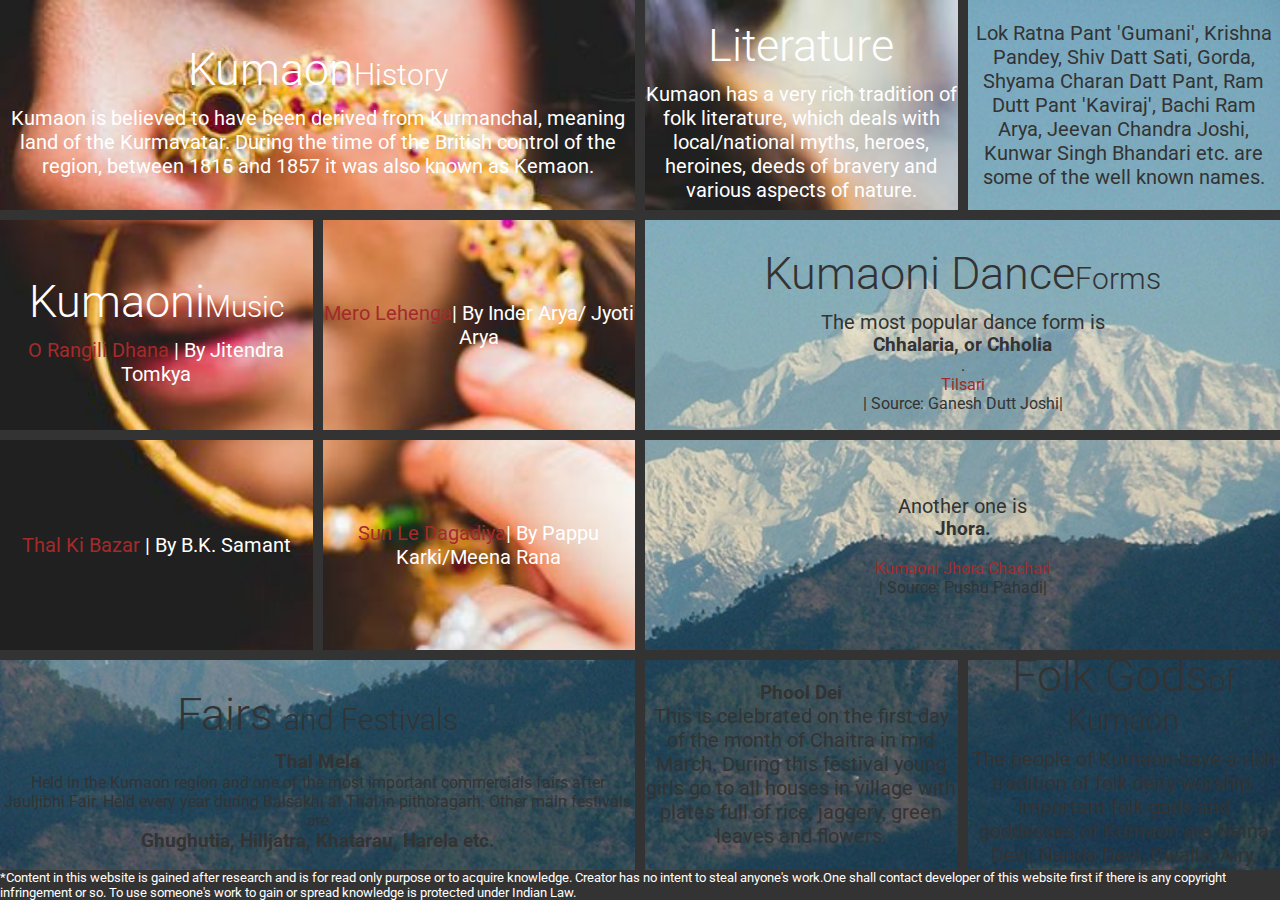
<file: People of uttarakhand/pages/Kumaoni/grids.html>
<html>
  <head>
    <meta name="viewport" content="width=device-width,initial-scale=1.0" />
    <meta charset="utf-8" />
    <title>Kumaoni</title>
    <link rel="stylesheet" href="grids.css" />
  </head>

  <body>
    <div class="container">
      <div class="bg1">
        <h2>Kumaon<span>History</span></h2>
        <p>Kumaon is believed to have been derived from Kurmanchal, meaning land of the Kurmavatar.
          During the time of the British control of the region, between 1815 and 1857 it was also known as Kemaon.
        </p>
      </div>
      <div class="bg1">
        <h2>Literature</h2>
        <p>Kumaon has a very rich tradition of folk literature, which deals with local/national myths, heroes, heroines, deeds of bravery and various aspects of nature.
        </p>
      </div>
      <div class="bg2">
      
        <p>Lok Ratna Pant 'Gumani', Krishna Pandey, Shiv Datt Sati, Gorda,
          Shyama Charan Datt Pant, Ram Dutt Pant 'Kaviraj', 
          Bachi Ram Arya, Jeevan Chandra Joshi, Kunwar Singh Bhandari etc. are some of the well known names.
        </p>
      </div>
      <div class="bg1">
        <h2>Kumaoni<span>Music</span></h2>
        <p>
          <a href="https://youtu.be/imXujHX-szY">O Rangili Dhana </a>| By Jitendra Tomkya
        </p>
      </div>
      <div class="bg1">
        
        <p><a href="https://youtu.be/hdw4qlcdl2A">Mero Lehenga</a>| By Inder Arya/ Jyoti Arya</p>
      </div>
      <div class="bg2">
        <h2>Kumaoni Dance<span>Forms</span></h2>
        <p>The most popular dance form is <h3>Chhalaria, or Chholia</h3>.</br>
          <a href="https://youtu.be/B-gCKG1lylE">Tilsari</a>| Source: Ganesh Dutt Joshi|
        </p>
      </div>
      <div class="bg1">
        
        <p><a href="https://youtu.be/ijN3PK7j6PQ">Thal Ki Bazar </a>| By B.K. Samant</p>
      </div>
      <div class="bg1">
      
        <p><a href="https://youtu.be/oM7PzelwtVE">Sun Le Dagadiya</a>| By Pappu Karki/Meena Rana</p>
      </div>
      <div class="bg2">
        
        <p>Another one is <h3>Jhora.</h3></br>
          <a href="https://youtu.be/CfmlLDqxy-0">Kumaoni Jhora Chachari </a>| Source: Pushu Pahadi|</p>
      </div>
      <div class="bg2">
        <h2>Fairs <span>and Festivals</span></h2>
        <p><h3>Thal Mela</h3>
        Held in the Kumaon region and one of the most important commercials fairs after Jauljibhi Fair.
      Held every year during Baisakhi at Thal in pithoragarh.
    Other main festivals are <h3>Ghughutia, Hilljatra, Khatarau, Harela etc.</h3></p>
      </div>
      <div class="bg2">
        <h3>Phool Dei</h3>
        <p>This is celebrated on the first day of the month of Chaitra in mid March.
          During this festival young girls go to all houses in village with plates full of rice, jaggery, green leaves and flowers.
        </p>
      </div>
      <div class="bg2">
        <h2>Folk Gods<span>of Kumaon</span></h2>
        <p>The people of Kumaon have a rich tradition of folk deity worship.
          Important folk gods and goddesses of Kumaon are Naina Devi, Nanda Devi, Gwalla, Airy, Haru. 
        </p>
      </div>
    </div>
    <small> *Content in this website is gained after research and is for read only purpose or to acquire knowledge.
      Creator has no intent to steal anyone's work.One shall contact developer of this website first if there is any copyright infringement or so.
      To use someone's work to gain or spread knowledge is protected under Indian Law.
    </small>
  </body>
</html>
</file>
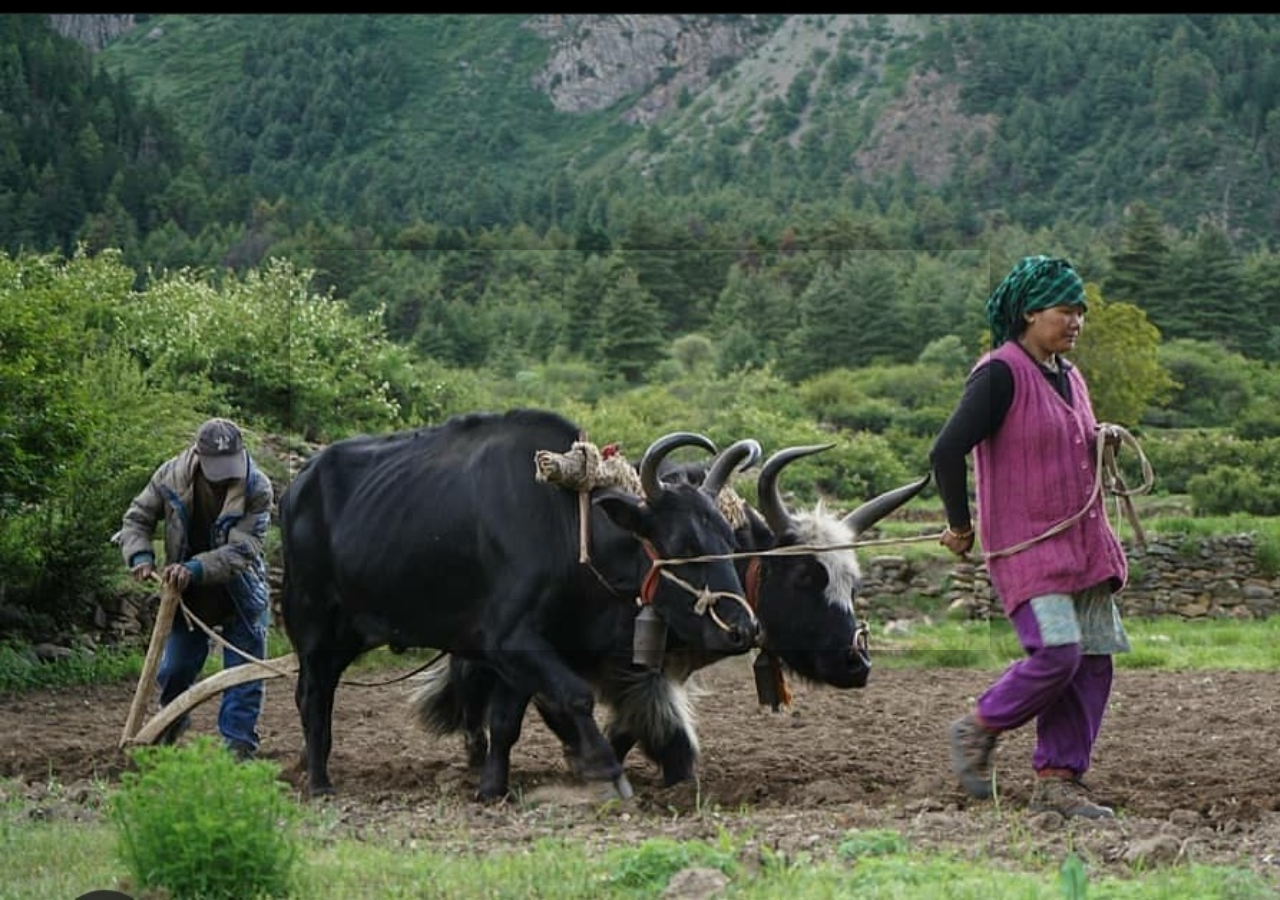
<file: People of uttarakhand/pages/occupation/ui.html>
<html>
    <head>
        <title>
         Occupation
        </title>
        <link rel="stylesheet" href="ui.css" />
        <script src="https://code.jquery.com/jquery-3.4.1.min.js"></script>
    </head>

    <body>
        <main class="view0--active">
            <div class="modal">
              <div class="nav default-color">
                <div class="next nav-icon"><svg fill="#ececec" height="24" viewBox="0 0 24 24" width="24" xmlns="http://www.w3.org/2000/svg"><path d="M8.59 16.34l4.58-4.59-4.58-4.59L10 5.75l6 6-6 6z"/><path d="M0-.25h24v24H0z" fill="none"/></svg></div>
                <div class="prev nav-icon"><svg fill="#ececec" height="24" viewBox="0 0 24 24" width="24" xmlns="http://www.w3.org/2000/svg"><path d="M15.41 16.09l-4.58-4.59 4.58-4.59L14 5.5l-6 6 6 6z"/><path d="M0-.5h24v24H0z" fill="none"/></svg></div>
              </div>
              <div class="modal__body">
                <div class="circ">
                  <div class="circ3 default-color"></div>
                  <div class="circ2"></div>
                  <div class="circ1 default-color"></div>
                </div>
                <div class="content">
                  <div class="tt">
                    <h1 class="content__title"></h1>
                    <p class="content__desc"></p>
                  </div>
                </div>
                </div>
              
            </div>
           
          </main>
         
          <script src="ui.js"></script>
    </body>
</html>
</file>
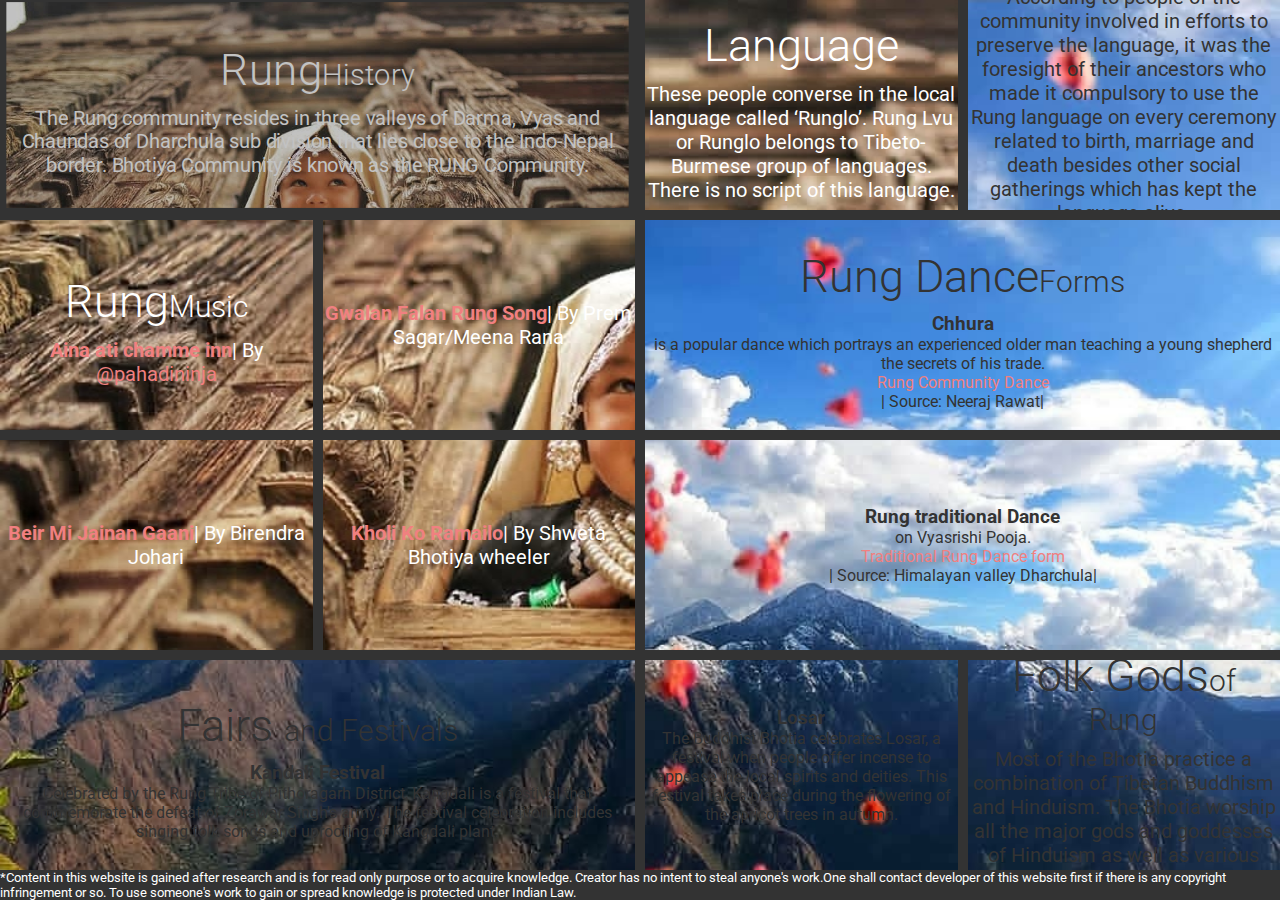
<file: People of uttarakhand/pages/Rung/rung.html>
<html>
  <head>
    <meta name="viewport" content="width=device-width,initial-scale=1.0" />
    <meta charset="utf-8" />
    <title>Rung</title>
    <link rel="stylesheet" href="rung.css" />
  </head>

  <body>
    <div class="container">
      <div class="bg1">
        <h2>Rung<span>History</span></h2>
        <p> The Rung community resides in three valleys of Darma, Vyas and Chaundas of Dharchula sub division that lies close to the Indo-Nepal border.
            Bhotiya Community is known as the RUNG Community.
        </p>
      </div>
      <div class="bg1">
        <h2>Language</h2>
        <p> These people converse in the local language called ‘Runglo’. 
            Rung Lvu or Runglo belongs to Tibeto-Burmese group of languages.
            There is no script of this language.
            
        </p>
      </div>
      <div class="bg2">
      
        <p> According to people of the community involved in efforts to preserve the language, it was the foresight of their ancestors who made it compulsory to use the Rung 
            language on every ceremony related to birth, marriage and death besides other social gatherings which has kept the language alive.
        </p>
      </div>
      <div class="bg1">
        <h2>Rung<span>Music</span></h2>
        <p>
          <a href="https://youtu.be/wHjNx63wq64"><b>Aina ati chamme inn</b></a>| By <a href="https://instagram.com/pahadininja">@pahadininja</a>
        </p>
      </div>
      <div class="bg1">
        
        <p><a href="https://youtu.be/fGGXo0WjZTM"><b>Gwalan Falan Rung Song</b></a>| By Prem Sagar/Meena Rana</p>
      </div>
      <div class="bg2">
        <h2>Rung Dance<span>Forms</span></h2>
        <p> 
            <h3>Chhura </h3> is a popular dance which portrays an experienced older man teaching a young shepherd the secrets of his trade.</br>
          <a href="https://youtu.be/vgvlcO_QlwY">Rung Community Dance</a>| Source: Neeraj Rawat|
        </p>
      </div>
      <div class="bg1">
        
        <p><a href="https://youtu.be/XYPrfuvD3Y4"> <b>Beir Mi Jainan Gaani</b></a>| By Birendra Johari</p>
      </div>
      <div class="bg1">
      
        <p><a href="https://youtu.be/B_WK5bdUpCI"> <b>Kholi Ko Ramailo</b></a>| By Shweta Bhotiya wheeler</p>
      </div>
      <div class="bg2">
        
        <p><h3>Rung traditional Dance</h3>on Vyasrishi Pooja.</br>
          <a href="https://youtu.be/Ah1hruYpcJE">Traditional Rung Dance form</a>| Source: Himalayan valley Dharchula|</p>
      </div>
      <div class="bg2">
        <h2>Fairs <span>and Festivals</span></h2>
        <p><h3>Kandali Festival</h3>
            Celebrated by the Rung Tribe of Pithoragarh District, Kangdali is a festival that commemorate the defeat of Zorawar Singh's army.
             The festival celebration includes singing folk songs and uprooting of Kangdali plant.


   </p>
      </div>
      <div class="bg2">
       
        <p><h3>Losar</h3>The Buddhist Bhotia celebrates Losar, a festival when people offer incense to appease the local spirits and deities. 
            This festival takes place during the flowering of the apricot trees in autumn.    
        </p>
      </div>
      <div class="bg2">
        <h2>Folk Gods<span>of Rung</span></h2>
        <p> Most of the Bhotia practice a combination of Tibetan Buddhism and Hinduism.
            The Bhotia worship all the major gods and goddesses of Hinduism as well as various regional, village and family deities.
        </p>
      </div>
    </div>
    <small> *Content in this website is gained after research and is for read only purpose or to acquire knowledge.
      Creator has no intent to steal anyone's work.One shall contact developer of this website first if there is any copyright infringement or so.
      To use someone's work to gain or spread knowledge is protected under Indian Law.
    </small>
  </body>
</html>
</file>
<file: People of uttarakhand/pages/Art and Craft/style.css>
@import url("https://fonts.googleapis.com/css2?family=Raleway:wght@300;400;500;600;700;800&display=swap");

* {
  margin: 0;
  padding: 0;
  box-sizing: border-box;
}

body {
  height: 100vh;
  font-family: "Raleway", sans-serif;
  background: #2f3238;
}

.container {
  margin: 30px;
}

.row {
  width: 100%;
  display: flex;
  justify-content: center;
  flex-wrap: wrap;
}

.image {
  background: #50a7ff;
  position: relative;
  flex: 1;
  max-width: 460px;
  height: 300px;
  margin: 20px;
  overflow: hidden;
}

.image img {
  opacity: 0.8;
  position: relative;
  vertical-align: top;
  transition: 0.6s;
  transition-property: opacity;
}

.image:hover img {
  opacity: 1;
}

.image .details {
  z-index: 1;
  position: absolute;
  top: 0;
  right: 0;
  color: #fff;
  width: 100%;
  height: 100%;
}

.image .details h2 {
  text-align: center;
  font-size: 35px;
  text-transform: uppercase;
  font-weight: 300;
  margin-top: 70px;
  transition: 0.4s;
  transition-property: transform;
}

.image .details h2 span {
  font-weight: 900;
}

.image:hover .details h2 {
  transform: translateY(-30px);
}

.image .details p {
  margin: 30px 30px 0 30px;
  font-size: 18px;
  font-weight: 600;
  text-align: center;
  opacity: 0;
  transition: 0.6s;
  transition-property: opacity, transform;
}

.image:hover .details p {
  opacity: 1;
  transform: translateY(-40px);
}

.more {
  position: absolute;
  background: rgba(255, 255, 255, 0.8);
  width: 100%;
  display: flex;
  justify-content: space-between;
  align-items: center;
  padding: 15px;
  bottom: -60px;
  transition: 0.6s;
  transition-property: bottom;
}

.image:hover .more {
  bottom: 0;
}

.more .read-more {
  color: #000;
  text-decoration: none;
  font-size: 20px;
  font-weight: 500;
  text-transform: uppercase;
}

.more .read-more span {
  font-weight: 900;
}

.more .icon-links i {
  color: #000;
  font-size: 20px;
}

.more .icon-links a:not(:last-child) i {
  margin-right: 20px;
}

/* Responsive CSS */

@media (max-width: 1080px) {
  .image {
    flex: 100%;
    max-width: 480px;
  }
}

@media (max-width: 400px) {
  .image .details p {
    font-size: 16px;
  }

  .more .read-more,
  .more .icon-links a i {
    font-size: 18px;
  }
}
</file>
<file: People of uttarakhand/pages/profile card/style.css>
* {
  margin: 0;
  padding: 0;
  font-family: "Ubuntu", sans-serif;
  box-sizing: border-box;
  text-decoration: none;
}

body {
  height: 100vh;
  background: url(bg.jpg) no-repeat center;
  background-size: cover;
  display: flex;
  align-items: center;
  justify-content: center;
}

.profile-card {
  width: 400px;
  text-align: center;
  border-radius: 8px;
  overflow: hidden;
}

.card-header {
  background: #2c3a47;
  padding: 60px 40px;
}

.pic {
  display: inline-block;
  padding: 8px;
  background: linear-gradient(130deg, #74b9ff, #e66767);
  margin: auto;
  border-radius: 50%;
  background-size: 200% 200%;
  animation: animated-gradient 2s linear infinite;
}

@keyframes animated-gradient {
  25% {
    background-position: left bottom;
  }
  50% {
    background-position: right bottom;
  }
  75% {
    background-position: right top;
  }
  100% {
    background-position: left top;
  }
}

.pic img {
  display: block;
  width: 100px;
  height: 100px;
  border-radius: 50%;
}

.name {
  color: #f2f2f2;
  font-size: 28px;
  font-weight: 600;
  margin: 10px 0;
}

.desc {
  font-size: 18px;
  color: #e66767;
}

.sm {
  display: flex;
  justify-content: center;
  margin: 20px 0;
}

.sm a {
  color: #f2f2f2;
  width: 56px;
  font-size: 22px;
  transition: 0.3s linear;
}

.sm a:hover {
  color: #e66767;
}

.contact-btn {
  display: inline-block;
  padding: 12px 50px;
  color: #e66767;
  border: 2px solid #e66767;
  border-radius: 6px;
  margin-top: 16px;
  transition: 0.3s linear;
}

.contact-btn:hover {
  background: #e66767;
  color: #f2f2f2;
}

.card-footer {
  background: #f4f4f4;
  padding: 60px 10px;
}

.numbers {
  display: flex;
  align-items: center;
}

.item {
  flex: 1;
  text-transform: uppercase;
  font-size: 13px;
  color: #e66767;
}

.item span {
  display: block;
  color: #2c3a47;
  font-size: 30px;
}

.border {
  width: 1px;
  height: 30px;
  background: #bbb;
}
</file>
<file: People of uttarakhand/pages/Destination/destination.css>
@import "https://fonts.googleapis.com/css?family=Do+Hyeon";
*,
*:before,
*:after {
  margin: 0;
  padding: 0;
  box-sizing: border-box;
}
.clear-fix:after {
  display: block;
  clear: both;
  content: "";
}
.img-responsive {
  max-width: 100%;
  height: auto;
}
.card__collection {
  position: relative;
  display: block;
  background: url("bg1.jpg");
  background-size: cover;

  padding: 10px;
  font-family: "Do Hyeon", sans-serif;
  overflow: hidden;
}
.card__collection .cards {
  width: 300px;
  height: 400px;
  display: block;
  background-size: cover;
  float: left;
  border-radius: 15px;
  position: relative;
  overflow: hidden;
  background-position: center;
  margin: 10px;
}
.card__collection .cards--one {
  backface-visiblility: hidden;
}
.card__collection .cards--one:hover:after {
  bottom: -20px;
}
.card__collection .cards--one:hover:before {
  bottom: -10px;
}
.card__collection .cards--one:hover .cards--one__rect {
  left: 45%;
}
.card__collection .cards--one:hover .cards--one__rect--back {
  left: 50%;
}
.card__collection .cards--one::after {
  content: "";
  display: block;
  position: absolute;
  height: 70px;
  transform: rotate(-3deg);
  background: #e660e3;
  position: absolute;
  bottom: -80px;
  left: 0;
  right: -10px;
  z-index: 9;
  transition: all 0.2s ease-in;
  transition-delay: 0.3s;
}
.card__collection .cards--one:before {
  content: "";
  display: block;
  position: absolute;
  height: 80px;
  transform: rotate(-3deg);
  bottom: -90px;
  left: 0;
  background: #fff;
  right: -10px;
  z-index: 5;
  transition: all 0.2s ease-in;
  transition-delay: 0.1s;
}
.card__collection .cards--one__rect {
  color: #fff;
  text-transform: uppercase;
  font-size: 18px;
  background: #0f9bc0;
  width: 126px;
  height: 55px;
  transform: skewY(5deg);
  position: absolute;
  display: block;
  top: 60%;
  left: -45%;
  z-index: 1;
  line-height: 3.3rem;
  text-align: center;
  transition: all 0.2s ease-in;
}
.card__collection .cards--one__rect--back {
  display: block;
  background: rgba(34, 65, 154, 0.8);
  width: 126px;
  height: 55px;
  transform: skewY(7deg);
  position: absolute;
  top: 65%;
  left: -50%;
  transition: all 0.2s ease-in;
  transition-delay: 0.3s;
}
.card__collection .cards--one__rect p {
  transform: skewY(-7deg);
  position: relative;
}
.card__collection .cards--two {
  position: relative;
  backface-visibility: hidden;
}
.card__collection .cards--two p {
  position: absolute;
  top: 83%;
  left: -100%;
  text-transform: capitalize;
  color: #fff;
  font-size: 20px;
  z-index: 8;
  transition: all 0.6s ease;
}
.card__collection .cards--two:hover p {
  left: 8%;
}
.card__collection .cards--two:hover img {
  transform: translateY(-15px);
}
.card__collection .cards--two:hover .cards--two__rect {
  top: 75%;
}
.card__collection .cards--two:hover .cards--two__rect:before {
  transform: translateY(15px);
}
.card__collection .cards--two:hover li {
  transform: translateY(0);
}
.card__collection .cards--two:hover .cards--two__tri {
  right: -40%;
}
.card__collection .cards--two:hover .cards--two__tri:before {
  right: -312px;
}
.card__collection .cards--two img {
  transition: all 0.2s ease;
}
.card__collection .cards--two__tri {
  border-top: 220px solid transparent;
  border-bottom: 190px solid transparent;
  border-right: 288px solid #fff;
  opacity: 0.9;
  position: absolute;
  display: block;
  top: 0;
  right: -100%;
  transition: all 0.3s ease-in-out;
}
.card__collection .cards--two__tri:before {
  border-top: 220px solid transparent;
  border-bottom: 190px solid transparent;
  border-right: 288px solid #57ccfd;
  position: absolute;
  content: "";
  display: block;
  top: -220px;
  right: -612px;
  transition: all 0.3s ease-in-out;
  transition-delay: 0.2s;
}
.card__collection .cards--two__rect {
  width: 750px;
  height: 200px;
  background: #fff;
  display: block;
  position: absolute;
  top: 175%;
  left: -78%;
  transform: rotate(30deg);
  z-index: 5;
  opacity: 0.9;
  transition: all 0.3s ease-in-out;
}
.card__collection .cards--two__rect:before {
  content: "";
  display: block;
  width: 100%;
  position: relative;
  height: 100%;
  background: #f07306;
  transform: translateY(200px);
  z-index: 2;
  transition: all 0.3s ease-in-out;
  transition-delay: 0.1s;
}
.card__collection .cards--two ul {
  list-style: none;
  position: absolute;
  bottom: 0;
  left: 10px;
  z-index: 9;
}
.card__collection .cards--two ul li {
  display: inline-block;
  font-size: 16px;
  margin: 7px;
  color: #fff;
  transition: all 0.2s ease-in-out;
  transform: translateY(100px);
}
.card__collection .cards--two ul li:nth-child(2) {
  transition-delay: 0.2s;
}
.card__collection .cards--two ul li:nth-child(3) {
  transition-delay: 0.3s;
}
.card__collection .cards--two ul li:nth-child(4) {
  transition-delay: 0.4s;
}
.card__collection .cards--three {
  position: relative;
  z-index: 10;
}
.card__collection .cards--three:hover .cards--three__rect-1 {
  left: 10%;
}
.card__collection .cards--three:hover .cards--three__rect-1 .shadow-1 {
  left: -20%;
}
.card__collection .cards--three:hover .cards--three__rect-2 {
  left: 60%;
}
.card__collection .cards--three:hover .cards--three__rect-2:before {
  left: -100%;
}
.card__collection .cards--three:hover .cards--three__rect-2:after {
  left: 80%;
}
.card__collection .cards--three:hover .cards--three__rect-2 .shadow-2 {
  left: -10%;
}
.card__collection .cards--three:hover .cards--three__circle {
  transform: scale(1);
}
.card__collection .cards--three:hover .cards--three__circle:before {
  transform: scale(0.9);
}
.card__collection .cards--three:hover .cards--three__list li {
  transform: translateX(0);
}
.card__collection .cards--three__rect-1 {
  background: #fff;
  width: 200px;
  height: 110px;
  transform: skewX(-20deg);
  display: block;
  position: absolute;
  top: 73%;
  opacity: 0.9;
  left: -100%;
  z-index: 8;
  transition: all 0.5s ease-in;
}
.card__collection .cards--three__rect-1 p {
  font-size: 20px;
  color: #fff;
  transform: skewX(20deg);
  line-height: 6rem;
}
.card__collection .cards--three__rect-1 .shadow-1 {
  background: #9b1308;
  width: 230px;
  height: 100px;
  display: block;
  position: absolute;
  left: -200%;
  z-index: -1;
  transition: all 0.3s ease-in;
}
.card__collection .cards--three__rect-2 {
  width: 100px;
  height: 70px;
  background: #fff;
  position: absolute;
  top: 65%;
  left: 1000%;
  opacity: 0.9;
  transform: skewX(-20deg);
  z-index: 8;
  transition: all 0.5s ease-in;
}
.card__collection .cards--three__rect-2::before {
  content: "";
  display: block;
  width: 50px;
  height: 40px;
  background: #57ccfd;
  opacity: 1;
  position: absolute;
  left: 500%;
  top: 10%;
  transition: all 0.3s ease-in;
}
.card__collection .cards--three__rect-2::after {
  content: "";
  display: block;
  width: 50px;
  height: 40px;
  background: #9b1308;
  opacity: 1;
  position: absolute;
  left: 500%;
  top: 114%;
  transition: all 0.5s ease-in;
  transition-delay: 0.2s;
}
.card__collection .cards--three__rect-2 .shadow-2 {
  background: #57ccfd;
  width: 100%;
  height: 100%;
  display: block;
  position: absolute;
  top: -10%;
  left: 500%;
  transition: all 0.5s ease-in;
  transition-delay: 0.2s;
}
.card__collection .cards--three__circle {
  width: 220px;
  height: 220px;
  border-radius: 50%;
  background: #fff;
  position: absolute;
  top: -15%;
  left: 50%;
  opacity: 0.9;
  transform: scale(0);
  transition: all 0.3s ease;
}
.card__collection .cards--three__circle:before {
  content: "";
  display: block;
  width: 100%;
  height: 100%;
  background: #9b1308;
  border-radius: 50%;
  transform: scale(0);
  transition: all 0.3s ease;
  transition-delay: 0.2s;
}
.card__collection .cards--three__list {
  list-style: none;
  position: absolute;
  top: -9px;
  right: 7px;
  padding-top: 60px;
  transition: all 0.4s ease;
}
.card__collection .cards--three__list li {
  display: inline-block;
  margin: 4px;
  color: #fff;
  width: 25px;
  height: 25px;
  border-radius: 50%;
  background: rgba(87, 204, 253, 0.9);
  text-align: center;
  line-height: 1.7rem;
  font-size: 12px;
  transition: all 0.3s ease;
  transform: translateX(500%);
}
.card__collection .cards--three__list li:nth-child(1) {
  transition-delay: 0.2s;
}
.card__collection .cards--three__list li:nth-child(2) {
  transition-delay: 0.3s;
}
.card__collection .cards--three__list li:nth-child(3) {
  transition-delay: 0.4s;
}

a {
  color: lightcoral;
  text-decoration: none;

  -webkit-transition: 0.15s color ease;
  -moz-transition: 0.15s color ease;
  -ms-transition: 0.15s color ease;
  -o-transition: 0.15s color ease;
  transition: 0.15s color ease;
}
a:hover {
  color: brown;
}
</file>
<file: People of uttarakhand/pages/Food wheel/wheel.css>
@import url(https://fonts.googleapis.com/css?family=Roboto+Slab:300,700);
body {
  background: url("1.jpg");
  background-size: cover;
  font-family: "Roboto Slab", sans-serif;
  font-weight: 300;
  overflow: hidden;
}
.rotate-slider {
  margin: 5em auto;
  height: 360px;
  /* overflow: hidden; */
  width: 480px;
}
.rotate-slider ul.slides {
  height: 100%;
  margin: 0;
  overflow: hidden;
  padding: 0;
  position: relative;
  top: 0;
  left: 50%;
  -ms-transform-origin: center center;
  transform-origin: center center;
  width: 100%;
}
.rotate-slider ul.slides.animate {
  -webkit-transition: all 0.75s ease-in-out;
  transition: all 0.75s ease-in-out;
}
.rotate-slider ul.slides li {
  background-position: center;
  background-size: cover;
  display: block;
  color: white;
  list-style: none;
  position: absolute;
  top: 0;
  left: 50%;
  text-align: center;
  -ms-transform-origin: bottom center;
  transform-origin: bottom center;
  width: 100%;
}
.rotate-slider ul.slides li:nth-of-type(1) {
  background: url("2.jpg");
}
.rotate-slider ul.slides li:nth-of-type(2) {
  background: url("3.jpg");
}
.rotate-slider ul.slides li:nth-of-type(3) {
  background: url("5.jpg");
}
.rotate-slider ul.slides li:nth-of-type(4) {
  background: url("12.jpg");
}
.rotate-slider ul.slides li:nth-of-type(5) {
  background: url("13.jpg");
}
.rotate-slider ul.slides li:nth-of-type(6) {
  background: url("21.jpg");
}
.rotate-slider ul.slides li:nth-of-type(7) {
  background: url("25.jpg");
}
.rotate-slider ul.slides li .inner {
  box-sizing: border-box;
  padding: 2em;
  height: 100%;
  width: 100%;
}

a {
  color: white;
  text-decoration: none;

  -webkit-transition: 0.15s color ease;
  -moz-transition: 0.15s color ease;
  -ms-transition: 0.15s color ease;
  -o-transition: 0.15s color ease;
  transition: 0.15s color ease;
}
a:hover {
  color: white;
}

h2 {
  font-size: 24px;
}
</file>
<file: People of uttarakhand/pages/Garhwali/garhwali.css>
@import url("https://fonts.googleapis.com/css2?family=Roboto:wght@300;400&display=swap");

* {
  box-sizing: border-box;
  margin: 0;
  padding: 0;
}

body {
  background: #333;
  color: #fff;
  font-family: "Roboto", sans-serif;
}

h2 {
  font-size: 45px;
  font-weight: 300;
  margin: 10px;
}

h2 span {
  font-size: 30px;
}

p {
  font-size: 20px;
}

.container {
  display: grid;
  grid-template-columns: repeat(4, 1fr);
  grid-gap: 10px;
}

.container > div {
  height: 210px;
  background-size: cover;
  background-attachment: fixed;

  display: flex;
  flex-direction: column;
  align-items: center;
  justify-content: center;
  text-align: center;

  transition: all 0.5s ease-in;
}

.container > div:hover {
  opacity: 0.7;
  transform: scale(0.98);
}

.container > div:nth-of-type(1) {
  grid-column: 1 / 3;
}

.container > div:nth-of-type(6) {
  grid-column: 3 / 5;
}

.container > div:nth-of-type(9) {
  grid-column: 3 / 5;
}

.container > div:nth-of-type(10) {
  grid-column: 1 / 3;
}

.bg1 {
  background: url("3.jpg");
}

.bg2 {
  background: url("2.jpg");
  color: #333;
}

a {
  color: lightcoral;
  text-decoration: none;

  -webkit-transition: 0.15s color ease;
  -moz-transition: 0.15s color ease;
  -ms-transition: 0.15s color ease;
  -o-transition: 0.15s color ease;
  transition: 0.15s color ease;
}
a:hover {
  color: brown;
}
</file>
<file: People of uttarakhand/pages/Jaunsari/jaunsari.css>
@import url("https://fonts.googleapis.com/css2?family=Roboto:wght@300;400&display=swap");

* {
  box-sizing: border-box;
  margin: 0;
  padding: 0;
}

body {
  background: #333;
  color: #fff;
  font-family: "Roboto", sans-serif;
}

h2 {
  font-size: 45px;
  font-weight: 300;
  margin: 10px;
}

h2 span {
  font-size: 30px;
}

p {
  font-size: 20px;
}

.container {
  display: grid;
  grid-template-columns: repeat(4, 1fr);
  grid-gap: 10px;
}

.container > div {
  height: 210px;
  background-size: cover;
  background-attachment: fixed;

  display: flex;
  flex-direction: column;
  align-items: center;
  justify-content: center;
  text-align: center;

  transition: all 0.5s ease-in;
}

.container > div:hover {
  opacity: 0.7;
  transform: scale(0.98);
}

.container > div:nth-of-type(1) {
  grid-column: 1 / 3;
}

.container > div:nth-of-type(6) {
  grid-column: 3 / 5;
}

.container > div:nth-of-type(9) {
  grid-column: 3 / 5;
}

.container > div:nth-of-type(10) {
  grid-column: 1 / 3;
}

.bg1 {
  background: url("4.jpg");
}

.bg2 {
  background: url("9.jpg");
  color: #333;
}

a {
  color: lightcoral;
  text-decoration: none;

  -webkit-transition: 0.15s color ease;
  -moz-transition: 0.15s color ease;
  -ms-transition: 0.15s color ease;
  -o-transition: 0.15s color ease;
  transition: 0.15s color ease;
}
a:hover {
  color: brown;
}
</file>
<file: People of uttarakhand/pages/Kumaoni/grids.css>
@import url("https://fonts.googleapis.com/css2?family=Roboto:wght@300;400&display=swap");

* {
  box-sizing: border-box;
  margin: 0;
  padding: 0;
}

body {
  background: #333;
  color: #fff;
  font-family: "Roboto", sans-serif;
}

h2 {
  font-size: 45px;
  font-weight: 300;
  margin: 10px;
}

h2 span {
  font-size: 30px;
}

p {
  font-size: 20px;
}

.container {
  display: grid;
  grid-template-columns: repeat(4, 1fr);
  grid-gap: 10px;
}

.container > div {
  height: 210px;
  background-size: cover;
  background-attachment: fixed;

  display: flex;
  flex-direction: column;
  align-items: center;
  justify-content: center;
  text-align: center;

  transition: all 0.5s ease-in;
}

.container > div:hover {
  opacity: 0.7;
  transform: scale(0.98);
}

.container > div:nth-of-type(1) {
  grid-column: 1 / 3;
}

.container > div:nth-of-type(6) {
  grid-column: 3 / 5;
}

.container > div:nth-of-type(9) {
  grid-column: 3 / 5;
}

.container > div:nth-of-type(10) {
  grid-column: 1 / 3;
}

.bg1 {
  background: url("1.jpg");
}

.bg2 {
  background: url("5.jpg");
  color: #333;
}

a {
  color: brown;
  text-decoration: none;

  -webkit-transition: 0.15s color ease;
  -moz-transition: 0.15s color ease;
  -ms-transition: 0.15s color ease;
  -o-transition: 0.15s color ease;
  transition: 0.15s color ease;
}
a:hover {
  color: brown;
}
</file>
<file: People of uttarakhand/pages/occupation/ui.css>
*,
*:before,
*:after {
  padding: 0;
  margin: 0;
  box-sizing: border-box;
}
.view0--active {
  background: url("1.jpg");
  background-size: cover;
}
.view0--active .default-color {
  background: url("1.jpg");
}
.view1--active {
  background: url("2.jpg");
  background-size: cover;
}
.view1--active .default-color {
  background: url("2.jpg");
}
.view2--active {
  background: url("3.jpg");
  background-size: cover;
}
.view2--active .default-color {
  background: url("3.jpg");
}
.view3--active {
  background: url("4.jpg");
  background-size: cover;
}
.view3--active .default-color {
  background: url("4.jpg");
}
body {
  height: 100vh;
  width: 100vw;
  overflow: hidden;
}
main {
  width: 100%;
  height: 100%;
  display: flex;
  align-items: center;
  justify-content: center;
  transition: 0.5s;
}
.modal {
  height: 400px;
  width: 700px;
  border-radius: 5px;
  position: relative;
}
.modal__body {
  width: 100%;
  height: 100%;
  box-shadow: 0 0 38px 0 rgba(0, 0, 0, 0.53);
  position: relative;
  overflow: hidden;
}
.nav {
  left: 40px;
  bottom: -40px;
  width: 80px;
  height: 40px;
  position: absolute;
  box-shadow: 0 0 38px 0 rgba(0, 0, 0, 0.53);
  transform: translateY(-30px);
  opacity: 0;
  animation: nav-animation 0.5s 1s ease forwards;
  transition: 0.5s;
}
.nav .nav-icon {
  width: 40px;
  height: 40px;
  position: absolute;
  top: 0;
  display: flex;
  align-items: center;
  justify-content: center;
  cursor: pointer;
  transition: 0.3s;
}
.nav .prev {
  left: 0;
}
.nav .prev:hover {
  transform: translateX(-2px);
}
.nav .next {
  right: 0;
}
.nav .next:hover {
  transform: translateX(2px);
}
.content {
  position: absolute;
  top: 0;
  left: 0;
  width: 100%;
  height: 100%;
  overflow: hidden;
  overflow-y: auto;
  padding: 30px 140px 40px 50px;
  color: #ececec;
  background: transparent;
}
.content h1 {
  padding-top: 20px;
  font-family: "Caesar Dressing";
  transform: translateY(-20px);
  opacity: 0;
  animation: animate-text-down 1s 0.6s forwards;
  transition: 0.5s;
}
.content p {
  font-family: "Open Sans Condensed";
  font-size: 18px;
  padding-top: 30px;
  transform: translateY(-20px);
  opacity: 0;
  animation: animate-text-down 1s 0.9s forwards;
  transition: 0.5s;
}
.circ {
  width: 300px;
  height: 300px;
  position: absolute;
  display: flex;
  align-items: center;
  justify-content: center;
  bottom: -150px;
  right: -150px;
  z-index: 10;
  animation: main-circ 6s ease forwards infinite;
  transition: 0.5s;
}
.circ > div {
  position: absolute;
  border-radius: 50%;
  transform: scale(0);
  transition: 0.5s;
}
.circ1 {
  width: 100px;
  height: 100px;
  animation: scale-circ ease 0.6s forwards;
}
.circ2 {
  width: 200px;
  height: 200px;
  background-color: #fff;
  animation: scale-circ ease 0.6s 0.2s forwards;
}
.circ3 {
  width: 300px;
  height: 300px;
  animation: scale-circ ease 0.6s 0.4s forwards;
}
.tt {
  transition: 0.4s;
}
body .fade-out .tt {
  opacity: 0;
  transform: translateY(-20px);
}
body .fade-out .circ {
  opacity: 0;
  transform: scale(0.5);
}
@-moz-keyframes animate-text-down {
  to {
    opacity: 1;
    transform: translateY(0);
  }
}
@-webkit-keyframes animate-text-down {
  to {
    opacity: 1;
    transform: translateY(0);
  }
}
@-o-keyframes animate-text-down {
  to {
    opacity: 1;
    transform: translateY(0);
  }
}
@keyframes animate-text-down {
  to {
    opacity: 1;
    transform: translateY(0);
  }
}
@-moz-keyframes scale-circ {
  80% {
    transform: scale(1.2);
  }
  100% {
    transform: scale(1);
  }
}
@-webkit-keyframes scale-circ {
  80% {
    transform: scale(1.2);
  }
  100% {
    transform: scale(1);
  }
}
@-o-keyframes scale-circ {
  80% {
    transform: scale(1.2);
  }
  100% {
    transform: scale(1);
  }
}
@keyframes scale-circ {
  80% {
    transform: scale(1.2);
  }
  100% {
    transform: scale(1);
  }
}
@-moz-keyframes nav-animation {
  to {
    transform: none;
    opacity: 1;
  }
}
@-webkit-keyframes nav-animation {
  to {
    transform: none;
    opacity: 1;
  }
}
@-o-keyframes nav-animation {
  to {
    transform: none;
    opacity: 1;
  }
}
@keyframes nav-animation {
  to {
    transform: none;
    opacity: 1;
  }
}
</file>
<file: People of uttarakhand/pages/Rung/rung.css>
@import url("https://fonts.googleapis.com/css2?family=Roboto:wght@300;400&display=swap");

* {
  box-sizing: border-box;
  margin: 0;
  padding: 0;
}

body {
  background: #333;
  color: #fff;
  font-family: "Roboto", sans-serif;
}

h2 {
  font-size: 45px;
  font-weight: 300;
  margin: 10px;
}

h2 span {
  font-size: 30px;
}

p {
  font-size: 20px;
}

.container {
  display: grid;
  grid-template-columns: repeat(4, 1fr);
  grid-gap: 10px;
}

.container > div {
  height: 210px;
  background-size: cover;
  background-attachment: fixed;

  display: flex;
  flex-direction: column;
  align-items: center;
  justify-content: center;
  text-align: center;

  transition: all 0.5s ease-in;
}

.container > div:hover {
  opacity: 0.7;
  transform: scale(0.98);
}

.container > div:nth-of-type(1) {
  grid-column: 1 / 3;
}

.container > div:nth-of-type(6) {
  grid-column: 3 / 5;
}

.container > div:nth-of-type(9) {
  grid-column: 3 / 5;
}

.container > div:nth-of-type(10) {
  grid-column: 1 / 3;
}

.bg1 {
  background: url("9.jpg");
}

.bg2 {
  background: url("6.jpg");
  color: #333;
}

a {
  color: lightcoral;
  text-decoration: none;

  -webkit-transition: 0.15s color ease;
  -moz-transition: 0.15s color ease;
  -ms-transition: 0.15s color ease;
  -o-transition: 0.15s color ease;
  transition: 0.15s color ease;
}
a:hover {
  color: brown;
}
</file>
